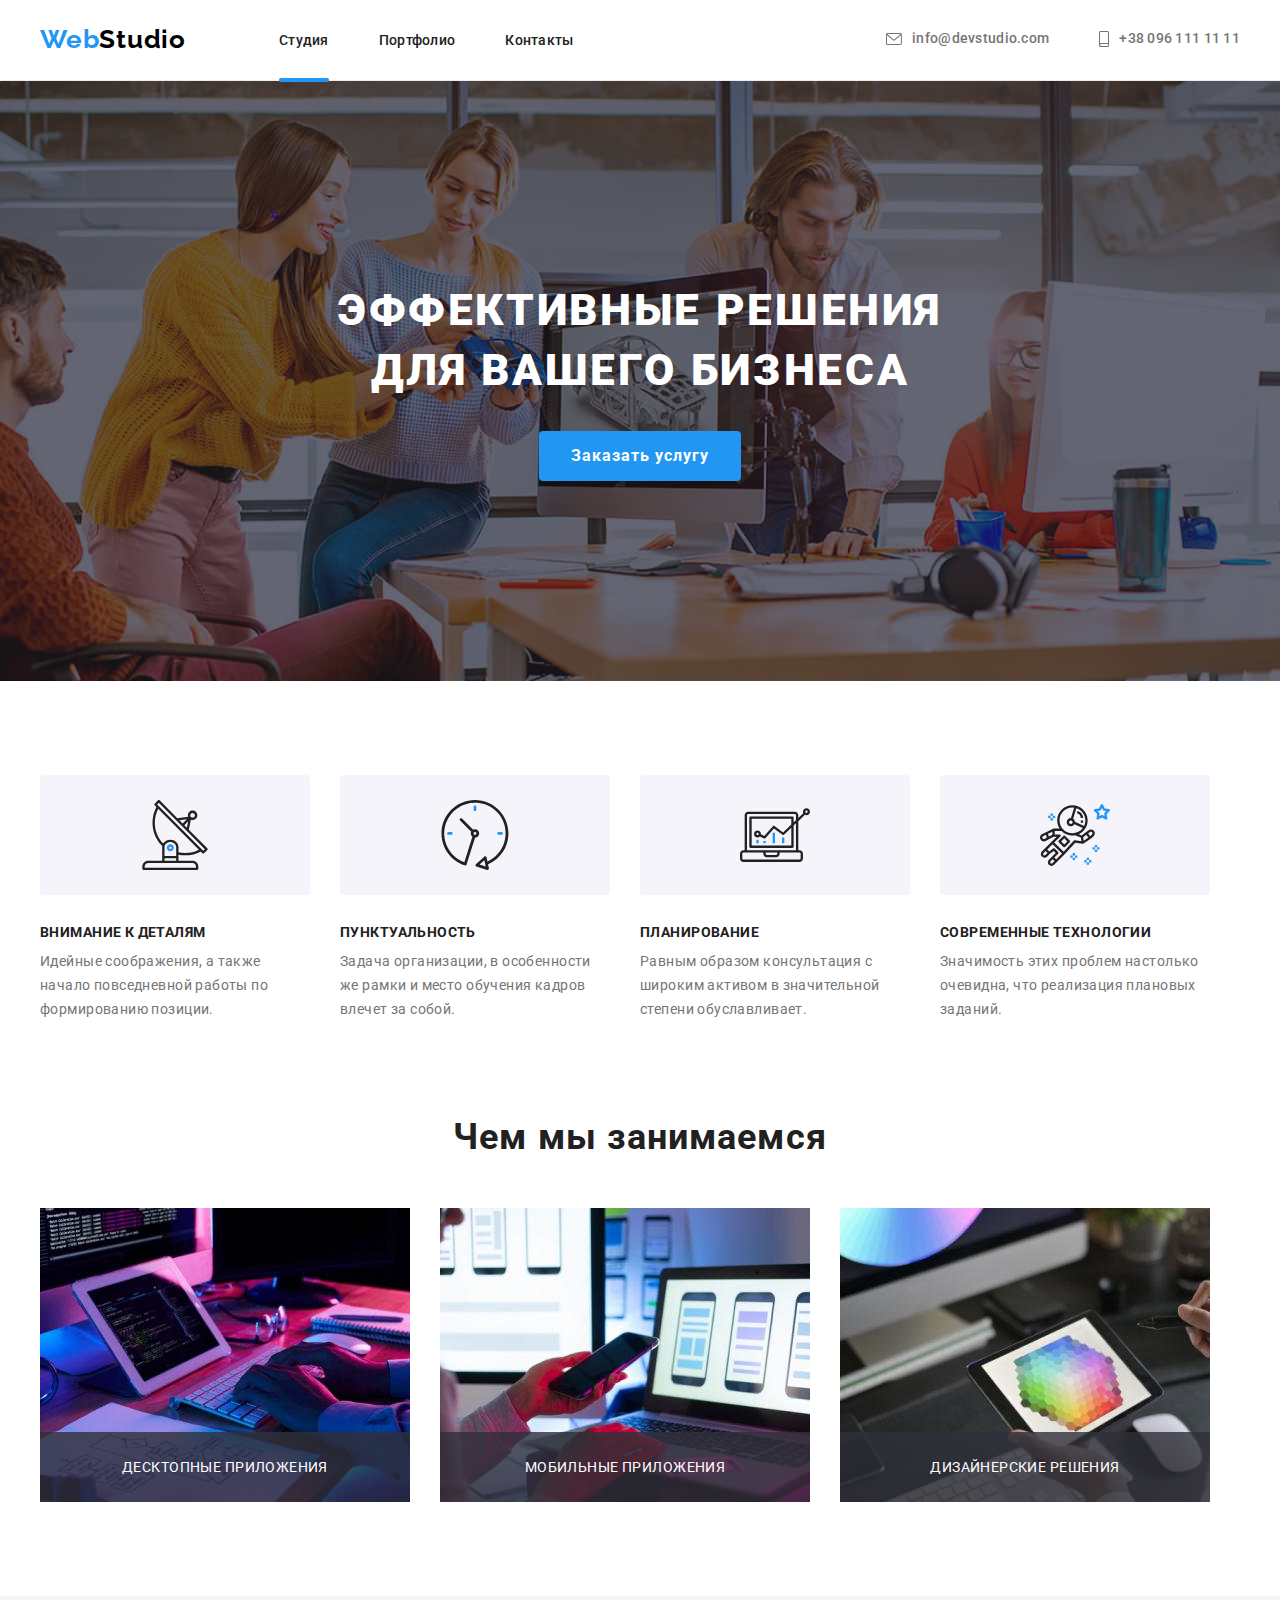
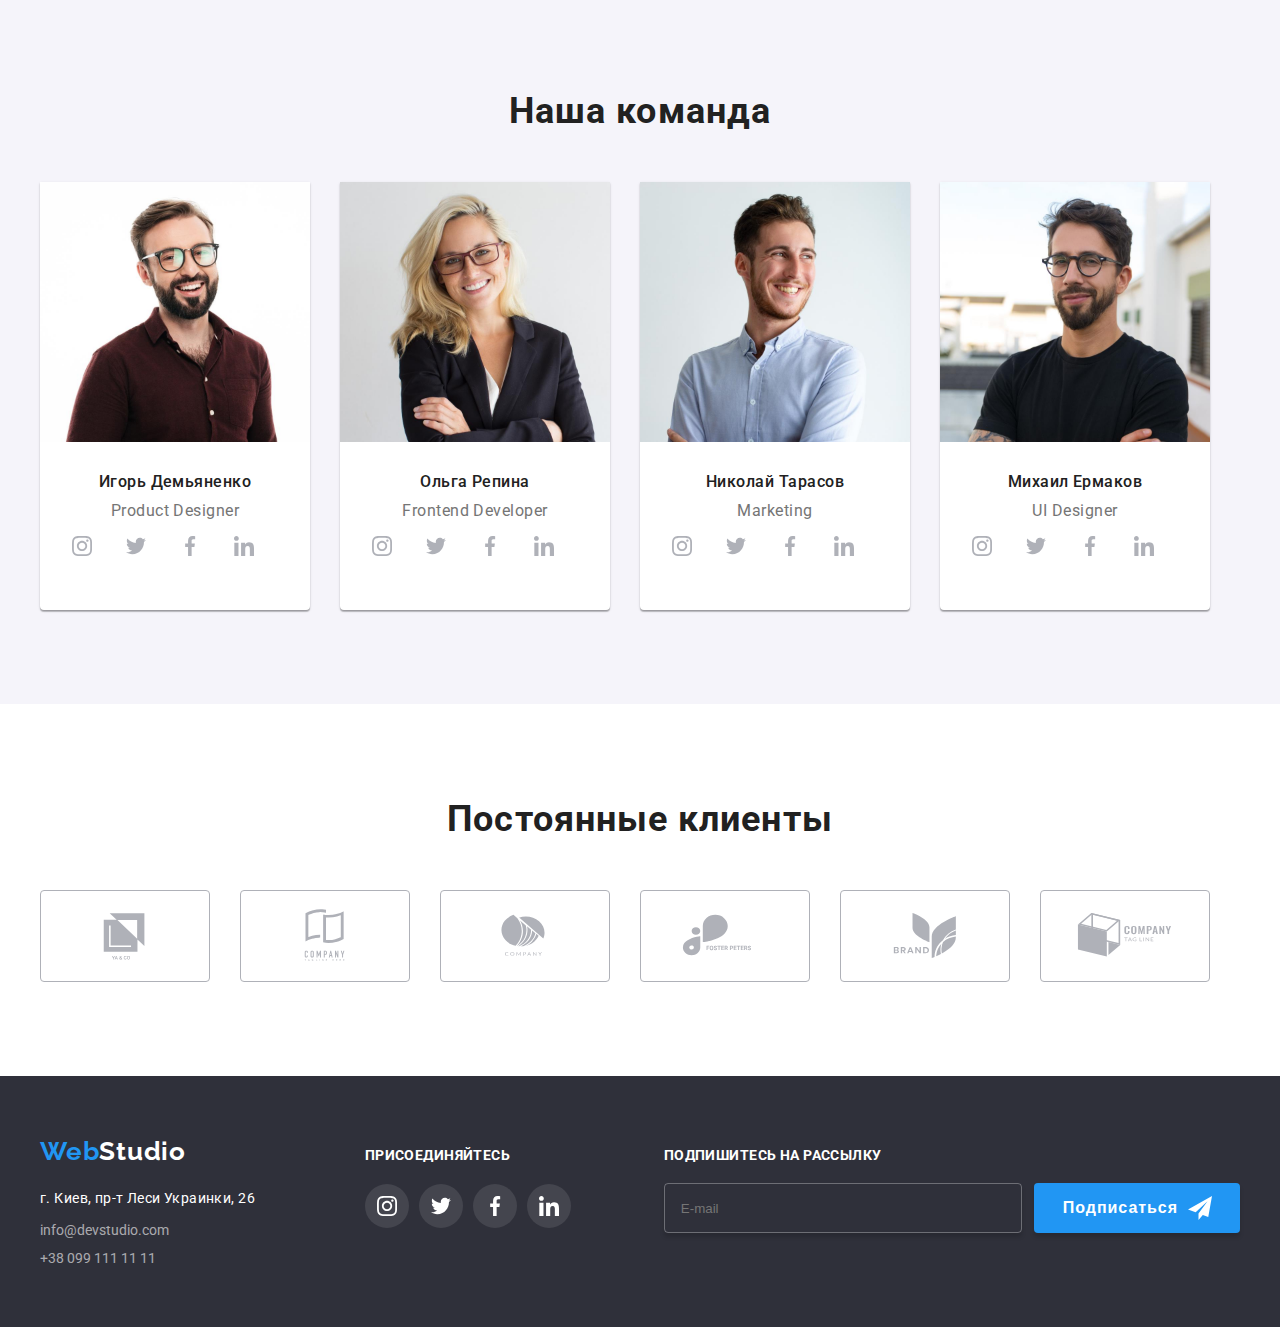
<file: index.html>
<!DOCTYPE html>
<html lang="en">

<head>
  <meta charset="UTF-8" />
  <meta http-equiv="X-UA-Compatible" content="IE=edge" />
  <meta name="viewport" content="width=device-width, initial-scale=1.0" />
  <title>WebStudio</title>
  <link rel="preconnect" href="https://fonts.googleapis.com">
  <link rel="preconnect" href="https://fonts.gstatic.com" crossorigin>
  <link href="https://fonts.googleapis.com/css2?family=Raleway:wght@700&family=Roboto:wght@400;500;700;900&display=swap"
    rel="stylesheet">
  <link rel="stylesheet" href="https://cdnjs.cloudflare.com/ajax/libs/modern-normalize/1.1.0/modern-normalize.min.css"
    integrity="sha512-wpPYUAdjBVSE4KJnH1VR1HeZfpl1ub8YT/NKx4PuQ5NmX2tKuGu6U/JRp5y+Y8XG2tV+wKQpNHVUX03MfMFn9Q=="
    crossorigin="anonymous" referrerpolicy="no-referrer" />
  <link rel="stylesheet" href="./css/styles.css">
  <link rel="stylesheet" href="./css/main.min.css">
</head>

<body>
  <header class="header">
    <div class="container header__container">
      <nav class="header__nav">
        <a class="header__logo link" href="#">Web<span class="logo__dark">Studio</span></a>
        <ul class="header__list list">
          <li class="header__item ">
            <a href="#" class="header__link header__link-active">Студия</a>
          </li>
          <li class="header__item">
            <a href="portfolio.html" class="header__link link">Портфолио</a>
          </li>
          <li class="header__item">
            <a href="#" class="header__link link">Контакты</a>
          </li>
        </ul>
      </nav>
      <ul class="contacts">
        <li class="header__item item">
          <a class="contacts__data mail link" href="mailto:info@devstudio.com">
            <svg class="contacts-mail" width="16" height="12">
              <use href="./images/icons.svg#icon-envelope"></use>
            </svg>
            <span class="mail-hover">info@devstudio.com</span>
          </a>
        </li>
        <li class="header__item item">
          <a class="contacts__data tel link" href="tel:+380961111111">
            <svg class="contacts-mail" width="10" height="16">
              <use href="./images/icons.svg#icon-smartphone"></use>
            </svg>
            <span class="tel-hover">+38 096 111 11 11</span>
          </a>
        </li>
      </ul>
    </div>
    <div class="window is-hidden" data-modal>
      <div class="window__modal">
        <div class="window__modal-close" data-modal-close>
          <svg class="window__close-img" width="18" height="18">
            <use href="./images/symbol-defs.svg#icon-close-black-18dp-2-1"></use>
          </svg>
        </div>
        <div class="window__modals">
          <p class="window__modal-text">Оставьте свои данные, мы вам перезвоним</p>
          <form action="">
            <div class="window__modal-feild">
              <label for="name" class="window__modal-input-text">Имя</label>
              <div class="window__modal-img-input">
                <input type="text" name="user-name" id="name" class="window__modal-input">
                <svg class="window__input-icon" width="18" height="18">
                  <use href="./images/icons-input.svg#icon-person"></use>
                </svg>
              </div>
            </div>

            <div class="window__modal-feild">
              <label for="tel" class="window__modal-input-text">Телефон</label>
              <div class="window__modal-img-input">
                <input type="tel" name="tel" id="tel" class="window__modal-input">
                <svg class="window__input-icon" width="18" height="18">
                  <use href="./images/icons-input.svg#icon-phone"></use>
                </svg>
              </div>
            </div>

            <div class="window__modal-feild">
              <label for="email" class="window__modal-input-text">Почта</label>
              <div class="window__modal-img-input">
                <input type="email" name="email" id="email" class="window__modal-input">
                <svg class="window__input-icon" width="18" height="18">
                  <use href="./images/icons-input.svg#icon-email"></use>
                </svg>
              </div>
            </div>

            <div class="window__modal-feild">
              <label for="user-text" class="window__modal-input-text">Комментарий</label>
              <textarea name="user-text" id="user-text" placeholder="Введите текст"
                class="window__user-text"></textarea>
            </div>

            <div class="window__modal-feild-check">
              <input type="checkbox" name="click-check" id="modal-check" class="window__modal-check visually-hidden">
              <label for="modal-check" class="window__modal-check-text">
                Соглашаюсь с рассылкой и принимаю
                <a href="#" class="window__modal-check-link"> Условия договора </a>
              </label>
            </div>

            <button type="submit" class="window__modal-btn">Отправить</button>
          </form>
        </div>
      </div>
    </div>
  </header>
  <main>
    <section class="wrapper">
      <div class="container">
        <div class="wrapper__container">
          <h1 class="wrapper__title">Эффективные решения для вашего бизнеса</h1>
          <button type="button" class="wrapper__btn" data-modal-open>Заказать услугу</button>
        </div>
      </div>
    </section>
    <section class="section">
      <div class="container">
        <h2 class="visually-hidden">Наши преимущество</h2>
        <ul class="about">
          <li class="about__item">
            <div class="about__block ">
              <svg class="icon-antenna" version="1.1" xmlns="http://www.w3.org/2000/svg" width="70" height="70"
                viewBox="0 0 32 32">
                <path fill="#212121"
                  d="M30.773 22.098l-8.443-8.505 0.937-4.616c0.225 0.090 0.485 0.144 0.758 0.146h0.007c0.008 0 0.017 0 0.026 0 1.192 0 2.159-0.967 2.159-2.159s-0.967-2.159-2.159-2.159c-1.192 0-2.159 0.967-2.159 2.159 0 0.259 0.046 0.508 0.13 0.739l-0.005-0.015-4.96 0.606-8.091-8.133c-0.096-0.098-0.229-0.159-0.376-0.16h-0c-0.14 0.001-0.274 0.057-0.373 0.155l-1.512 1.504c-0.096 0.097-0.156 0.23-0.156 0.377s0.060 0.281 0.156 0.377v0l0.814 0.825c-1.143 2.062-1.816 4.522-1.816 7.139 0 4.106 1.656 7.824 4.336 10.525l-0.001-0.001c0.043 0.041 0.092 0.074 0.146 0.097-0.032 0.164-0.051 0.353-0.052 0.546v6.188h-6.4c-1.472 0.001-2.666 1.194-2.667 2.666v1.067c0 0.295 0.239 0.534 0.534 0.534h24.534c0.294 0 0.533-0.239 0.533-0.534v-1.067c-0.002-1.472-1.195-2.665-2.666-2.666h-6.4v-2.742c1.003 0.21 2.024 0.317 3.049 0.32 2.58-0.003 5.005-0.663 7.117-1.822l-0.077 0.039 0.818 0.823c0.099 0.101 0.235 0.159 0.376 0.16 0.14-0.001 0.274-0.057 0.373-0.155l1.512-1.504c0.096-0.097 0.156-0.23 0.156-0.377s-0.060-0.281-0.156-0.377v0zM23.28 6.233c0.193-0.192 0.459-0.31 0.752-0.31 0.589 0 1.067 0.478 1.067 1.066s-0.477 1.066-1.067 1.066c-0 0-0 0-0 0h-0.004c-0.587-0.003-1.061-0.479-1.061-1.066 0-0.295 0.12-0.563 0.314-0.756l0-0h-0.002zM22.024 9.737l-0.598 2.946-1.175-1.183 1.774-1.763zM21.419 8.835l-1.92 1.909-1.486-1.493 3.406-0.416zM24.004 28.8c0.884 0 1.6 0.716 1.6 1.6v0 0.534h-23.466v-0.534c0-0.884 0.716-1.6 1.6-1.6v0h20.267zM16.538 26.666v1.067h-5.334v-1.067h5.334zM11.204 25.6v-4.053c0-1.294 1.196-2.346 2.667-2.346s2.667 1.053 2.667 2.346v4.053h-5.334zM17.604 23.904v-2.357c0-1.882-1.675-3.413-3.733-3.413-0.017-0-0.038-0-0.058-0-1.353 0-2.54 0.707-3.213 1.771l-0.009 0.016c-2.36-2.482-3.812-5.846-3.812-9.55 0-2.314 0.567-4.496 1.569-6.414l-0.036 0.077 18.602 18.709c-1.823 0.947-3.979 1.502-6.266 1.502-1.079 0-2.128-0.124-3.136-0.357l0.093 0.018zM28.893 23.22l-21.057-21.181 0.754-0.752 7.935 7.98c0.004 0 0.006 0.007 0.010 0.010l13.114 13.191-0.757 0.752z">
                </path>
                <path fill="#2196f3"
                  d="M13.876 20.267h-0.005c-0.001 0-0.002 0-0.002 0-0.884 0-1.6 0.716-1.6 1.6s0.715 1.599 1.597 1.6h0.005c0.001 0 0.001 0 0.002 0 0.884 0 1.6-0.716 1.6-1.6s-0.715-1.599-1.598-1.6h-0zM14.249 22.245c-0.096 0.096-0.229 0.155-0.376 0.155-0.295 0-0.534-0.239-0.534-0.534s0.238-0.533 0.532-0.533h0c0.293 0.001 0.531 0.239 0.531 0.533 0 0.148-0.060 0.282-0.157 0.378l-0 0h0.005z">
                </path>
              </svg>

            </div>
            <h3 class="about__subtitle">Внимание к деталям</h3>
            <p class="about__subtext">
              Идейные соображения, а также начало повседневной работы по
              формированию позиции.
            </p>
          </li>
          <li class="about__item">
            <div class="about__block icon-clock">
              <svg class="icon-clock" version="1.1" xmlns="http://www.w3.org/2000/svg" width="70" height="70"
                viewBox="0 0 32 32">
                <path fill="#212121"
                  d="M31.296 15.301c-0.001-8.452-6.855-15.303-15.308-15.301s-15.303 6.855-15.301 15.308c0.002 6.788 4.422 12.543 10.541 14.545l0.108 0.031c0.061 0.019 0.123 0.029 0.187 0.029 0.12 0 0.238-0.032 0.342-0.094 0.135-0.080 0.236-0.207 0.283-0.357l3.865-12.25c1.054-0.004 1.906-0.859 1.906-1.913 0-1.056-0.856-1.913-1.913-1.913-0.303 0-0.59 0.071-0.845 0.196l0.011-0.005-5.106-5.107c-0.114-0.11-0.271-0.179-0.443-0.179-0.352 0-0.638 0.286-0.638 0.638 0 0.172 0.068 0.328 0.179 0.443l-0-0 5.103 5.109c-0.121 0.241-0.191 0.525-0.191 0.826 0 0.602 0.283 1.137 0.723 1.48l0.004 0.003-3.682 11.673c-7.278-2.681-11.004-10.754-8.324-18.032s10.754-11.004 18.032-8.323c7.278 2.681 11.004 10.754 8.323 18.032-1.345 3.581-4.003 6.406-7.374 7.938l-0.088 0.036-0.398-1.874c-0.063-0.291-0.318-0.506-0.624-0.506-0.164 0-0.313 0.062-0.426 0.163l0.001-0.001-3.837 3.426c-0.132 0.117-0.214 0.287-0.214 0.477 0 0.283 0.185 0.524 0.441 0.606l0.005 0.001 4.899 1.563c0.058 0.020 0.126 0.031 0.196 0.031 0.352 0 0.637-0.285 0.637-0.637 0-0.047-0.005-0.093-0.015-0.138l0.001 0.004-0.391-1.839c5.528-2.374 9.329-7.772 9.329-14.057 0-0.011 0-0.023-0-0.034v0.002zM15.992 14.664c0.352 0 0.638 0.286 0.638 0.638s-0.285 0.638-0.638 0.638v0c-0.352 0-0.638-0.286-0.638-0.638s0.286-0.638 0.638-0.638v0zM18.092 29.528l2.184-1.948 0.603 2.84-2.787-0.892z">
                </path>
                <path fill="#2196f3"
                  d="M15.354 3.185v1.275c0 0.352 0.286 0.638 0.638 0.638s0.638-0.285 0.638-0.638v0-1.275c0-0.352-0.285-0.638-0.638-0.638s-0.638 0.285-0.638 0.638v0zM3.876 14.664c-0.352 0-0.638 0.286-0.638 0.638s0.285 0.638 0.638 0.638h1.275c0.352 0 0.638-0.286 0.638-0.638s-0.285-0.638-0.638-0.638h-1.275zM28.108 15.939c0.352 0 0.638-0.286 0.638-0.638s-0.285-0.638-0.638-0.638h-1.275c-0.352 0-0.638 0.286-0.638 0.638s0.285 0.638 0.638 0.638h1.275z">
                </path>
              </svg>
            </div>
            <h3 class="about__subtitle ">Пунктуальность</h3>
            <p class="about__subtext">
              Задача организации, в особенности же рамки и место обучения
              кадров влечет за собой.
            </p>
          </li>
          <li class="about__item">
            <div class="about__block">
              <svg class="icon-diagram" version="1.1" xmlns="http://www.w3.org/2000/svg" width="70" height="70"
                viewBox="0 0 32 32">
                <path fill="#2196f3"
                  d="M14.926 14.965h1.066v4.798h-1.066v-4.798zM19.19 17.097h1.066v2.665h-1.066v-2.665zM10.661 18.696h1.066v1.066h-1.066v-1.066zM7.463 18.163h1.066v1.599h-1.066v-1.599z">
                </path>
                <path fill="#212121"
                  d="M1.599 28.291h25.586c0 0 0 0 0 0 0.883 0 1.599-0.716 1.599-1.599v0-2.132c0-0.883-0.716-1.599-1.599-1.599v0h-0.533v-13.294l3.028-2.868c0.207 0.104 0.452 0.166 0.711 0.166 0.888 0 1.608-0.72 1.608-1.608s-0.72-1.608-1.608-1.608c-0.888 0-1.608 0.72-1.608 1.608 0 0.247 0.056 0.481 0.155 0.69l-0.004-0.010-2.281 2.162v-1.23c0-0.883-0.716-1.599-1.599-1.599v0h-21.323c-0.883 0-1.599 0.716-1.599 1.599v0 15.992h-0.533c-0.883 0-1.599 0.716-1.599 1.599v0 2.132c0 0.883 0.716 1.599 1.599 1.599v0zM30.384 4.837c0.294 0 0.533 0.239 0.533 0.533s-0.239 0.533-0.533 0.533v0c-0.294 0-0.533-0.239-0.533-0.533s0.239-0.533 0.533-0.533v0zM3.198 6.969c0-0.294 0.239-0.533 0.533-0.533h21.323c0.294 0 0.533 0.239 0.533 0.533v2.239l-1.066 1.013v-2.185c0-0.295-0.239-0.534-0.534-0.534h-19.189c-0.294 0-0.534 0.239-0.534 0.533v13.327c0 0.294 0.239 0.533 0.534 0.533h19.189c0.295 0 0.534-0.239 0.534-0.533v-9.675l1.066-1.010v12.283h-22.389v-15.991zM7.996 13.899c-0.001 0-0.003 0-0.005 0-0.883 0-1.599 0.716-1.599 1.599s0.716 1.599 1.599 1.599c0.432 0 0.824-0.172 1.112-0.45l-0 0 1.853 0.93c0.215 0.107 0.476 0.057 0.636-0.122l3.939-4.432 3.872 2.902c0.208 0.155 0.498 0.139 0.686-0.039l3.365-3.188v8.131h-18.123v-12.261h18.123v2.661l-3.771 3.572-3.904-2.927c-0.088-0.067-0.2-0.107-0.32-0.107-0.158 0-0.3 0.069-0.398 0.178l-0 0.001-3.993 4.493-1.493-0.746c0.011-0.064 0.017-0.128 0.020-0.193 0-0.883-0.716-1.599-1.599-1.599v0zM8.529 15.498c0 0.294-0.239 0.533-0.533 0.533s-0.533-0.239-0.533-0.533v0c0-0.294 0.239-0.533 0.533-0.533s0.533 0.239 0.533 0.533v0zM11.727 24.026h5.33v0.533c0 0.294-0.238 0.533-0.533 0.533h-4.265c-0.294 0-0.533-0.239-0.533-0.533v0-0.533zM1.067 24.56c0-0.294 0.238-0.533 0.533-0.533h9.062v0.533c0 0.883 0.716 1.599 1.599 1.599v0h4.265c0.883 0 1.599-0.716 1.599-1.599v0-0.533h9.062c0.294 0 0.533 0.239 0.533 0.533v2.132c0 0.294-0.239 0.533-0.533 0.533h-25.586c-0 0-0 0-0 0-0.294 0-0.533-0.239-0.533-0.533 0 0 0 0 0 0v0-2.132z">
                </path>
              </svg>
            </div>
            <h3 class="about__subtitle ">Планирование</h3>
            <p class="about__subtext">
              Равным образом консультация с широким активом в значительной
              степени обуславливает.
            </p>
          </li>
          <li class="about__item">
            <div class="about__block">
              <svg class="icon-astronau" version="1.1" xmlns="http://www.w3.org/2000/svg" width="70" height="70"
                viewBox="0 0 32 32">
                <path fill="#2196f3"
                  d="M31.974 4.524c-0.064-0.191-0.227-0.332-0.427-0.362l-0.003-0-1.911-0.278-0.855-1.731c-0.179-0.365-0.777-0.365-0.956 0l-0.855 1.731-1.911 0.278c-0.26 0.039-0.457 0.26-0.457 0.528 0 0.15 0.062 0.285 0.161 0.382l1.383 1.348-0.326 1.903c-0.034 0.2 0.048 0.402 0.212 0.522 0.166 0.12 0.383 0.135 0.562 0.040l1.709-0.899 1.709 0.899c0.072 0.038 0.157 0.061 0.247 0.061 0.295 0 0.534-0.239 0.534-0.534 0-0.031-0.003-0.062-0.008-0.092l0 0.003-0.326-1.903 1.383-1.348c0.099-0.097 0.161-0.233 0.161-0.382 0-0.059-0.009-0.115-0.027-0.168l0.001 0.004zM29.511 5.851c-0.126 0.122-0.183 0.299-0.153 0.472l0.191 1.114-1-0.526c-0.072-0.039-0.158-0.062-0.249-0.062s-0.177 0.023-0.252 0.063l0.003-0.001-1 0.526 0.191-1.114c0.005-0.027 0.008-0.059 0.008-0.091 0-0.149-0.061-0.285-0.16-0.381l-0-0-0.811-0.79 1.119-0.162c0.174-0.025 0.324-0.134 0.402-0.292l0.5-1.013 0.5 1.013c0.078 0.158 0.228 0.267 0.402 0.292l1.119 0.162-0.809 0.79zM26.134 20.522h-1.067v1.067h1.067v-1.067zM26.134 22.656h-1.067v1.066h1.067v-1.066zM27.2 21.589h-1.067v1.067h1.067v-1.067zM25.067 21.589h-1.067v1.067h1.067v-1.067zM22.4 26.389h-1.067v1.067h1.067v-1.067zM22.4 28.523h-1.067v1.067h1.067v-1.067zM23.467 27.456h-1.067v1.067h1.067v-1.067zM21.334 27.456h-1.067v1.067h1.067v-1.067zM16 24.256h-1.066v1.067h1.066v-1.067zM16 26.389h-1.066v1.067h1.066v-1.067zM17.067 25.322h-1.067v1.067h1.067v-1.067zM14.934 25.322h-1.067v1.067h1.067v-1.067zM5.867 6.122h-1.066v1.066h1.066v-1.066zM5.867 8.256h-1.066v1.066h1.066v-1.066zM6.933 7.189h-1.067v1.067h1.066v-1.067zM4.8 7.189h-1.067v1.067h1.067v-1.067z">
                </path>
                <path fill="#212121"
                  d="M24.715 14.16c-0.28-0.376-0.698-0.636-1.179-0.703l-0.009-0.001c-0.076-0.012-0.164-0.018-0.254-0.018-0.411 0-0.789 0.139-1.090 0.373l0.004-0.003-1.253 0.96-1.898 1.417-1.358-0.541c2.421-1.086 4.113-3.508 4.113-6.32 0-3.823-3.122-6.934-6.961-6.934s-6.961 3.11-6.961 6.934c0 1.386 0.415 2.674 1.12 3.759l-2.768-0.024c-0.009 0-0.016 0.005-0.023 0.005-0.057 0.003-0.11 0.014-0.159 0.033l0.004-0.001c-0.013 0.005-0.026 0.007-0.038 0.013-0.006 0.003-0.013 0.003-0.019 0.006l-3.233 1.596c-0 0-0.001 0-0.001 0.001l-1.893 0.91c-0.024 0.011-0.045 0.023-0.065 0.036l0.001-0.001c-0.482 0.324-0.795 0.867-0.795 1.483 0 0.297 0.073 0.577 0.201 0.823l-0.005-0.010c0.22 0.424 0.592 0.742 1.043 0.885l0.013 0.003c0.161 0.053 0.345 0.083 0.537 0.083 0.308 0 0.598-0.078 0.851-0.216l-0.009 0.005 1.388-0.738 2.264-1.169 1.357-0.008-5.442 5.415c0 0.001-0.001 0.001-0.001 0.001l-1.339 1.333c-0.303 0.299-0.491 0.714-0.491 1.173 0 0.002 0 0.003 0 0.005v-0c0.002 0.919 0.748 1.664 1.667 1.664 0.001 0 0.002 0 0.002 0h-0c0.428 0 0.854-0.162 1.18-0.485l1.314-1.309 1.741-1.3 0.901 0.897-3.102 3.088c-0.303 0.299-0.491 0.714-0.491 1.173 0 0.001 0 0.003 0 0.004v-0c0 0.445 0.174 0.864 0.49 1.179 0.302 0.3 0.717 0.485 1.176 0.485 0.001 0 0.002 0 0.003 0h-0c0.427 0 0.855-0.162 1.18-0.485l4.488-4.472c0.007-0.006 0.016-0.009 0.022-0.016l5.166-5.658 3.471 0.494c0.025 0.004 0.050 0.006 0.075 0.006 0.064 0 0.127-0.016 0.187-0.038 0.017-0.006 0.032-0.015 0.049-0.023 0.019-0.010 0.039-0.015 0.058-0.027l3.213-2.133c0.012-0.008 0.018-0.021 0.029-0.030 0.013-0.010 0.029-0.014 0.041-0.026l1.271-1.191c0.348-0.326 0.564-0.787 0.564-1.3 0-0.4-0.132-0.769-0.355-1.066l0.003 0.005zM2.13 17.77c-0.098 0.054-0.215 0.086-0.34 0.086-0.078 0-0.153-0.013-0.224-0.036l0.005 0.001c-0.294-0.093-0.504-0.364-0.504-0.683 0-0.235 0.114-0.444 0.289-0.575l0.002-0.001 1.314-0.632 0.316 0.924 0.133 0.389-0.992 0.527zM5.627 15.942l-1.548 0.8-0.255-0.746-0.184-0.537 2.027-1.001-0.040 1.484zM20.727 9.322c0 0.918-0.219 1.785-0.599 2.56l-4.181-1.899c-0.044-0.575-0.342-1.072-0.782-1.384l-0.006-0.004 1.464-4.861c2.377 0.757 4.104 2.975 4.104 5.588zM8.938 9.322c0-3.235 2.644-5.867 5.894-5.867 0.253 0 0.5 0.022 0.745 0.053l-1.432 4.753c-0.019 0-0.037-0.006-0.057-0.006-0 0-0.001 0-0.001 0-1.032 0-1.869 0.835-1.872 1.867v0c0.003 1.031 0.84 1.867 1.872 1.867 0 0 0 0 0.001 0h-0c0.695 0 1.295-0.383 1.618-0.944l3.863 1.755c-1.075 1.447-2.795 2.39-4.737 2.39-3.25 0-5.894-2.632-5.894-5.867zM14.895 10.122c0 0.441-0.362 0.8-0.806 0.8-0 0-0.001 0-0.001 0-0.443 0-0.802-0.358-0.804-0.8v-0c0-0.441 0.361-0.8 0.806-0.8s0.806 0.359 0.806 0.8zM2.464 25.146c-0.11 0.109-0.261 0.176-0.428 0.176s-0.317-0.067-0.427-0.175l0 0c-0.109-0.108-0.176-0.257-0.176-0.422s0.067-0.314 0.176-0.422l0-0 0.962-0.959 0.852 0.848-0.959 0.954zM5.678 28.88c-0.11 0.109-0.261 0.176-0.428 0.176s-0.317-0.067-0.427-0.175l0 0c-0.109-0.108-0.176-0.257-0.176-0.422s0.067-0.314 0.176-0.422l0-0 0.963-0.959 0.852 0.848-0.96 0.955zM9.16 25.411l-0.001 0.001-1.765 1.76-0.852-0.848 1.765-1.757c0.040-0.040 0.065-0.088 0.090-0.136 0.007-0.014 0.020-0.026 0.026-0.040 0.016-0.041 0.019-0.085 0.026-0.128 0.003-0.025 0.014-0.048 0.014-0.073 0-0.035-0.013-0.070-0.020-0.105-0.006-0.032-0.006-0.064-0.019-0.096-0.025-0.053-0.055-0.098-0.092-0.138l0 0c-0.010-0.012-0.014-0.026-0.025-0.038h-0.001s0-0.001-0.001-0.002l-1.607-1.6c-0.017-0.017-0.039-0.024-0.058-0.038-0.025-0.021-0.054-0.040-0.084-0.056l-0.003-0.001c-0.026-0.012-0.058-0.023-0.090-0.031l-0.003-0.001c-0.030-0.009-0.065-0.017-0.101-0.020l-0.002-0c-0.007-0-0.015-0-0.023-0-0.026 0-0.051 0.002-0.075 0.005l0.003-0c-0.036 0.005-0.069 0.009-0.104 0.021s-0.064 0.027-0.094 0.045c-0.020 0.011-0.043 0.015-0.061 0.029l-1.774 1.324-0.901-0.897 2.399-2.386 4.36 4.289-0.928 0.919zM15.979 18.394c-0.016-0.002-0.030 0.004-0.046 0.003-0.008-0-0.017-0.001-0.027-0.001-0.031 0-0.062 0.003-0.092 0.008l0.003-0c-0.070 0.011-0.132 0.035-0.187 0.070l0.002-0.001c-0.030 0.018-0.057 0.037-0.083 0.061-0.013 0.011-0.028 0.016-0.040 0.029l-4.698 5.146-4.328-4.256 2.833-2.818c0.096-0.097 0.156-0.23 0.156-0.377 0-0.295-0.239-0.534-0.534-0.534-0.001 0-0.001 0-0.002 0h0l-2.219 0.013 0.028-1.607 3.104 0.027c1.264 1.297 3.027 2.101 4.978 2.101 0.001 0 0.002 0 0.003 0h-0c0.438 0 0.864-0.046 1.28-0.122 0.040 0.032 0.080 0.064 0.129 0.085l2.41 0.96 0.152 0.758 0.178 0.886-3.003-0.427zM20.020 18.572l-0.313-1.558 1.446-1.080 0.946 1.257-2.080 1.381zM23.773 15.741l-0.837 0.785-0.931-1.236 0.831-0.637c0.155-0.119 0.351-0.168 0.543-0.143 0.193 0.027 0.364 0.128 0.48 0.284 0.088 0.117 0.141 0.265 0.141 0.426 0 0.206-0.087 0.391-0.226 0.521l-0 0z">
                </path>
                <path fill="#212121"
                  d="M13.602 18.544l-2.143-2.134c-0.096-0.096-0.229-0.155-0.376-0.155s-0.28 0.059-0.376 0.155l-2.143 2.133c-0.097 0.097-0.156 0.23-0.156 0.378s0.060 0.281 0.156 0.378l-0-0 2.142 2.134c0.096 0.096 0.229 0.156 0.376 0.156s0.28-0.059 0.376-0.156v0l2.143-2.134c0.097-0.097 0.157-0.23 0.157-0.378s-0.060-0.281-0.157-0.378l-0-0zM11.083 20.303l-1.387-1.381 1.386-1.381 1.387 1.381-1.387 1.381zM17.164 5.071l-0.258 1.036c0.071 0.018 1.738 0.452 1.738 2.149h1.067c0-2.017-1.666-2.965-2.547-3.184zM19.711 9.322h-1.067v1.066h1.067v-1.066z">
                </path>
              </svg>
            </div>
            <h3 class="about__subtitle">Современные технологии</h3>
            <p class="about__subtext">
              Значимость этих проблем настолько очевидна, что реализация
              плановых заданий.
            </p>
          </li>
        </ul>
      </div>
    </section>
    <section class="section section__no-padding-top">
      <div class="container">
        <h2 class="section__title">Чем мы занимаемся</h2>
        <ul class="business">
          <li class="business__item">
            <div class="bussiness__block">
              <img src="./images/box-1.jpg" alt="code" width="370" height="294" />
              <div class="business__text-block">Десктопные приложения</div>
            </div>
          </li>
          <li class="business__item">
            <div class="bussiness__block">
              <img src="./images/box-2.jpg" alt="mobile design" width="370" height="294" />
              <div class="business__text-block">Мобильные приложения</div>
            </div>
          </li>
          <li class="business__item">
            <div class="bussiness__block">
              <img src="./images/box-3.jpg" alt="art" width="370" height="294" />
              <div class="business__text-block">Дизайнерские решения</div>
            </div>
          </li>
        </ul>
      </div>
    </section>
    <section class="section section__other-background">
      <div class="container">
        <h2 class="section__title">Наша команда</h2>
        <ul class="team">
          <li class="team__item">
            <img src="./images/img.jpg" alt="Photo Designer" width="270" height="260" />
            <div class="team__box">
              <h3 class="team__name">Игорь Демьяненко</h3>
              <p class="team__text">Product Designer</p>
              <ul class="social ">
                <li class="social__item item">
                  <a href="" class="social__link">
                    <svg class="social__icon" width="20" height="20">
                      <use href="./images/icons.svg#icon-instagram"></use>
                    </svg>
                  </a>
                </li>
                <li class="social__item item">
                  <a href="" class="social__link">
                    <svg class="social__icon" width="20" height="20">
                      <use href="./images/icons.svg#icon-twitter"></use>
                    </svg>
                  </a>
                </li>
                <li class="social__item item">
                  <a href="" class="social__link">
                    <svg class="social__icon" width="20" height="20">
                      <use href="./images/icons.svg#icon-facebook"></use>
                    </svg>
                  </a>
                </li>
                <li class="social__item item">
                  <a href="" class="social__link link">
                    <svg class="social__icon" width="20" height="20">
                      <use href="./images/icons.svg#icon-linkedin"></use>
                    </svg>
                  </a>
                </li>
              </ul>
            </div>
          </li>
          <li class="team__item">
            <img src="./images/img-1.jpg" alt="Photo Frontend" width="270" height="260" />
            <div class="team__box">
              <h3 class="team__name">Ольга Репина</h3>
              <p class="team__text">Frontend Developer</p>
              <ul class="social ">
                <li class="social__item item">
                  <a href="" class="social__link link">
                    <svg class="social__icon" width="20" height="20">
                      <use href="./images/icons.svg#icon-instagram"></use>
                    </svg>
                  </a>
                </li>
                <li class="social__item item">
                  <a href="" class="social__link link">
                    <svg class="social__icon" width="20" height="20">
                      <use href="./images/icons.svg#icon-twitter"></use>
                    </svg>
                  </a>
                </li>
                <li class="social__item item">
                  <a href="" class="social__link link">
                    <svg class="social__icon" width="20" height="20">
                      <use href="./images/icons.svg#icon-facebook"></use>
                    </svg>
                  </a>
                </li>
                <li class="social__item item">
                  <a href="" class="social__link link">
                    <svg class="social__icon" width="20" height="20">
                      <use href="./images/icons.svg#icon-linkedin"></use>
                    </svg>
                  </a>
                </li>
              </ul>
            </div>
          </li>
          <li class="team__item">
            <img src="./images/img-2.jpg" alt="Photo Designer" width="270" height="260" />
            <div class="team__box">
              <h3 class="team__name">Николай Тарасов</h3>
              <p class="team__text">Marketing</p>
              <ul class="social ">
                <li class="social__item item">
                  <a href="" class="social__link link">
                    <svg class="social__icon" width="20" height="20">
                      <use href="./images/icons.svg#icon-instagram"></use>
                    </svg>
                  </a>
                </li>
                <li class="social__item item">
                  <a href="" class="social__link link">
                    <svg class="social__icon" width="20" height="20">
                      <use href="./images/icons.svg#icon-twitter"></use>
                    </svg>
                  </a>
                </li>
                <li class="social__item item">
                  <a href="" class="social__link link">
                    <svg class="social__icon" width="20" height="20">
                      <use href="./images/icons.svg#icon-facebook"></use>
                    </svg>
                  </a>
                </li>
                <li class="social__item item">
                  <a href="" class="social__link link">
                    <svg class="social__icon" width="20" height="20">
                      <use href="./images/icons.svg#icon-linkedin"></use>
                    </svg>
                  </a>
                </li>
              </ul>
            </div>
          </li>
          <li class="team__item">
            <img src="./images/img-3.jpg" alt="Photo Designer" width="270" height="260" />
            <div class="team__box">
              <h3 class="team__name">Михаил Ермаков</h3>
              <p class="team__text">UI Designer</p>
              <ul class="social ">
                <li class="social__item item">
                  <a href="" class="social__link link">
                    <svg class="social__icon" width="20" height="20">
                      <use href="./images/icons.svg#icon-instagram"></use>
                    </svg>
                  </a>
                </li>
                <li class="social__item item">
                  <a href="" class="social__link link">
                    <svg class="social__icon" width="20" height="20">
                      <use href="./images/icons.svg#icon-twitter"></use>
                    </svg>
                  </a>
                </li>
                <li class="social__item item">
                  <a href="" class="social__link link">
                    <svg class="social__icon" width="20" height="20">
                      <use href="./images/icons.svg#icon-facebook"></use>
                    </svg>
                  </a>
                </li>
                <li class="social__item item">
                  <a href="" class="social__link link">
                    <svg class="social__icon" width="20" height="20">
                      <use href="./images/icons.svg#icon-linkedin"></use>
                    </svg>
                  </a>
                </li>
              </ul>
            </div>
          </li>
        </ul>
      </div>
    </section>
    <section class="section">
      <div class="container">
        <h2 class="section__title">Постоянные клиенты</h2>
        <ul class="client">
          <li class="client__item">
            <a href="#" class="client__link ">
              <svg class="client__icon-logo" width="106px" height="60">
                <use href="./images/icons.svg#icon-Logo"></use>
              </svg>
            </a>
          </li>
          <li class="client__item">
            <a href="#" class="client__link ">
              <svg class="client__icon-logo" width="106px" height="60">
                <use href="./images/icons.svg#icon-Logo-1"></use>
              </svg>
            </a>
          </li>
          <li class="client__item">
            <a href="#" class="client__link ">
              <svg class="client__icon-logo" width="106px" height="60">
                <use href="./images/icons.svg#icon-Logo-2"></use>
              </svg>
            </a>
          </li>
          <li class="client__item">
            <a href="#" class="client__link">
              <svg class="client__icon-logo" width="106px" height="60">
                <use href="./images/icons.svg#icon-Logo-3"></use>
              </svg>
            </a>
          </li>
          <li class="client__item">
            <a href="#" class="client__link ">
              <svg class="client__icon-logo" width="106px" height="60">
                <use href="./images/icons.svg#icon-Logo-4"></use>
              </svg>
            </a>
          </li>
          <li class="client__item">
            <a href="#" class="client__link ">
              <svg class="client__icon-logo" width="106px" height="60">
                <use href="./images/icons.svg#icon-Logo-5"></use>
              </svg>
            </a>
          </li>
        </ul>
      </div>
    </section>
  </main>
  <footer class="footer">
    <div class="container">
      <div class="footer__element">
        <div class="footer__info">
          <a href="#" class="footer__logo link"><span class="logo-color">Web</span>Studio</a>
          <address class="footer__address">
            <ul class="footer__list ">
              <li class="footer__item">
                <a class="footer__link link" href="https://goo.gl/maps/tyRtck3SXWjBfKJK6" target="_blank"
                  rel="noopener noreferrer">г. Киев, пр-т Леси Украинки, 26</a>
              </li>
              <li class="footer__item dates">
                <a href="mailto:info@devstudio.com" class="footer__date link">info@devstudio.com</a>
              </li>
              <li class="footer__item dates">
                <a href="tel:+380961111111" class="footer__date link">+38 099 111 11 11</a>
              </li>
            </ul>
          </address>
        </div>
        <div class="footter__join">
          <p class="footer__join-title">присоединяйтесь</p>
          <ul class="footer__join-social-list ">
            <li class="footer__join-social-item item">
              <a href="" class="footer__join-social-link link">
                <svg class="footer__icon-social" width="20" height="20">
                  <use href="./images/icons.svg#icon-instagram"></use>
                </svg>
              </a>
            </li>
            <li class="footer__join-social-item item">
              <a href="" class="footer__join-social-link link">
                <svg class="footer__icon-social" width="20" height="20">
                  <use href="./images/icons.svg#icon-twitter"></use>
                </svg>
              </a>
            </li>
            <li class="footer__join-social-item item">
              <a href="" class="footer__join-social-link link">
                <svg class="footer__icon-social" width="20" height="20">
                  <use href="./images/icons.svg#icon-facebook"></use>
                </svg>
              </a>
            </li>
            <li class="footer__join-social-item item">
              <a href="" class="footer__join-social-link link">
                <svg class="footer__join-social" width="20" height="20">
                  <use href="./images/icons.svg#icon-linkedin"></use>
                </svg>
              </a>
            </li>
          </ul>
        </div>

        <div class="footer__subscribe">
          <p class="footer__subcrive-text">Подпишитесь на рассылку</p>
          <form class="footer__input-btn">
            <input type="text" name="email" class="footer__input" placeholder="E-mail">
            <button type="submit" class="footer__btn">
              Подписаться
              <svg class="footer__input-btn-icon" width="24" height="24">
                <use href="./images/icon-send.svg#icon-icon-send"></use>
              </svg>
            </button>
        </div>
        </form>
      </div>

    </div>
    </div>
  </footer>

  <script src="./js/modal.js"></script>
</body>
</body>

</html>
</file>
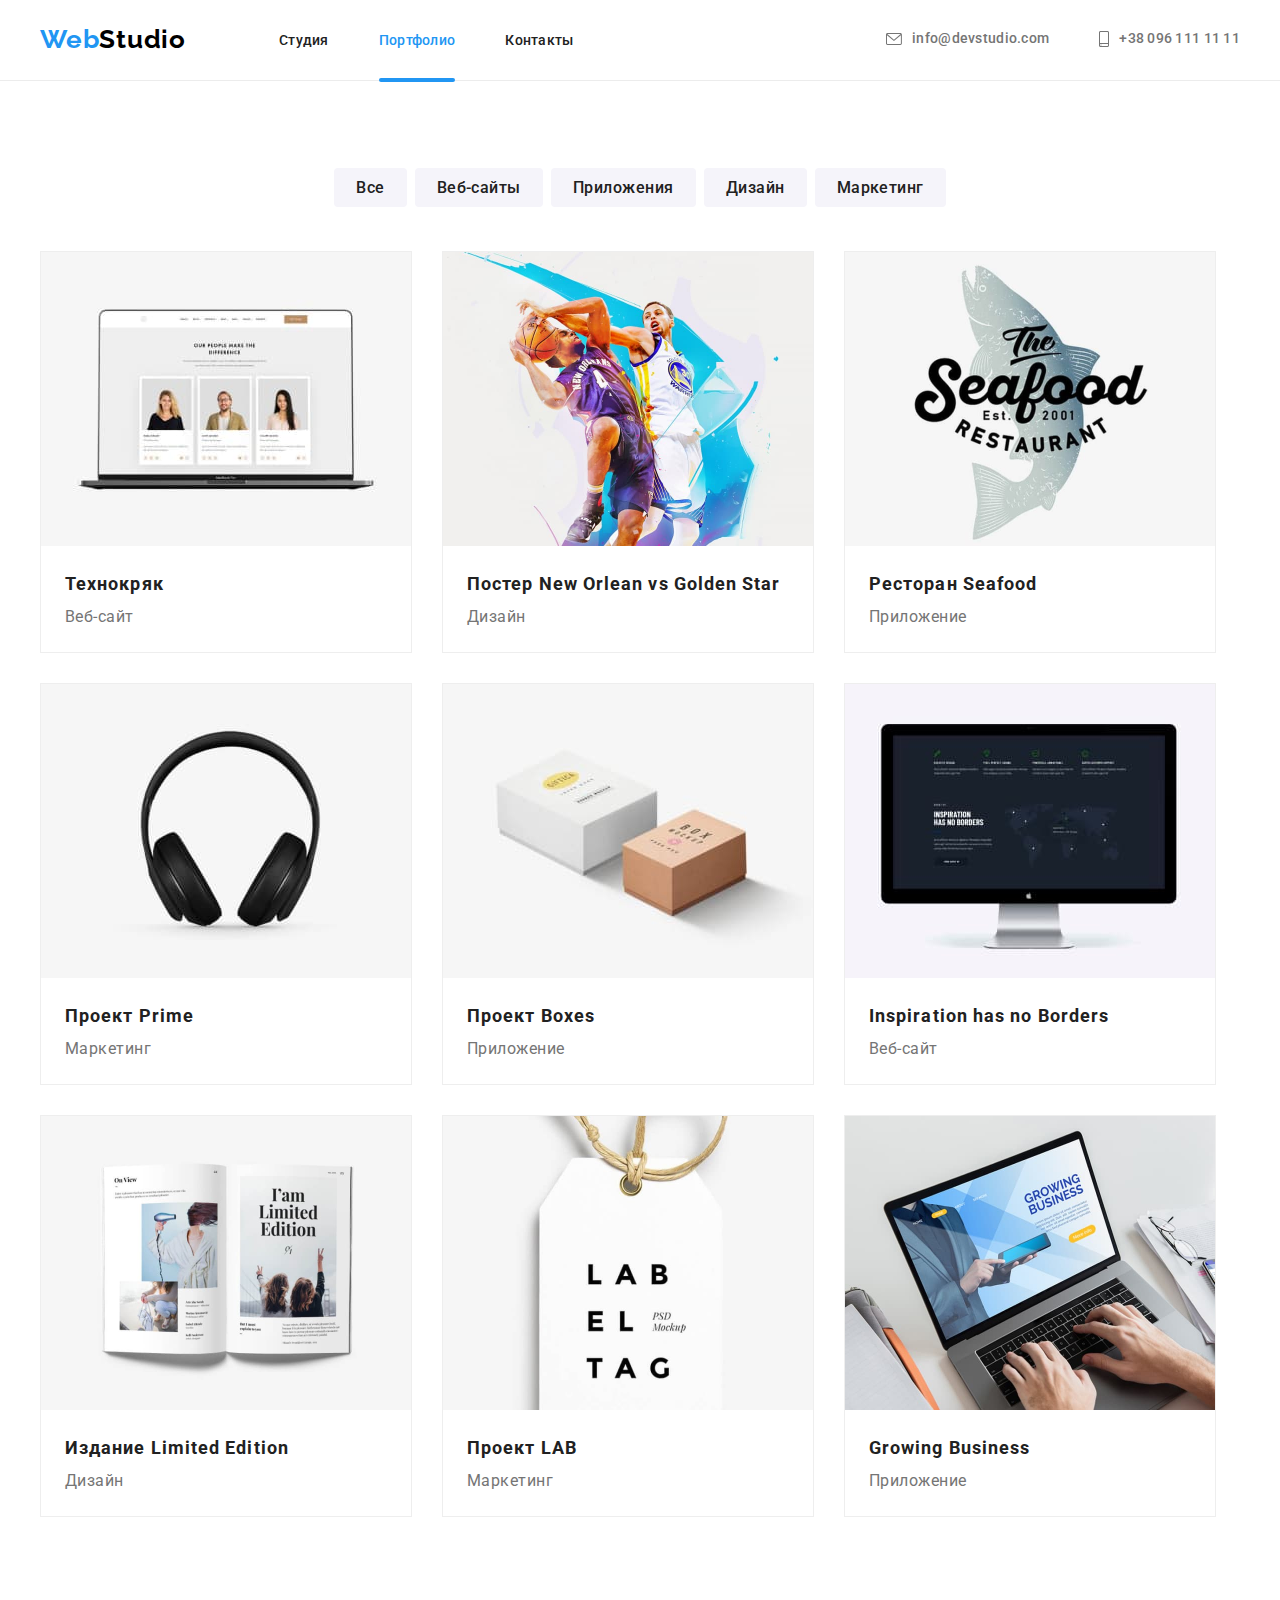
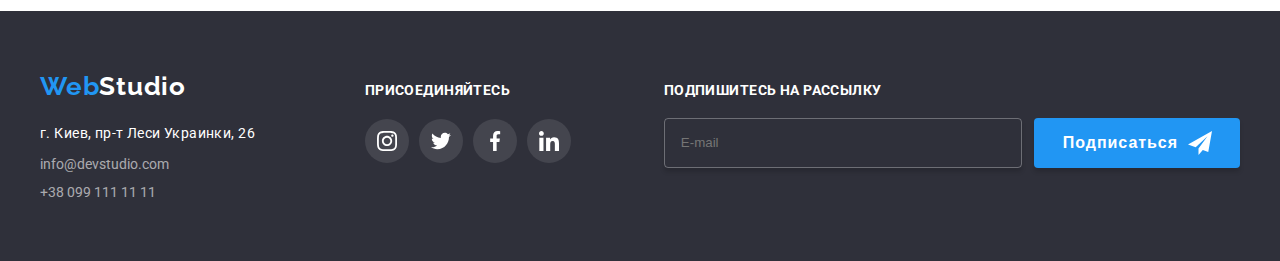
<file: portfolio.html>
<!DOCTYPE html>
<html lang="en">

<head>
    <meta charset="UTF-8">
    <meta http-equiv="X-UA-Compatible" content="IE=edge">
    <meta name="viewport" content="width=device-width, initial-scale=1.0">
    <title>Портфолио</title>
    <link rel="preconnect" href="https://fonts.googleapis.com">
    <link rel="preconnect" href="https://fonts.gstatic.com" crossorigin>
    <link
        href="https://fonts.googleapis.com/css2?family=Raleway:wght@700&family=Roboto:wght@400;500;700;900&display=swap"
        rel="stylesheet">
    <link rel="stylesheet" href="./css/styles.css">
    <link rel="stylesheet" href="./css/main.min.css">
</head>

<body>
    <header class="header">
        <div class="container header__container">
            <nav class="header__nav">
                <a class="header__logo link" href="#">Web<span>Studio</span></a>
                <ul class="header__list list">
                    <li class="header__item nav">
                        <a href="./index.html" class="header__link link">Студия</a>
                    </li>
                    <li class="header__item nav">
                        <a href="#" class="header__link link active">Портфолио</a>
                    </li>
                    <li class="header-item nav">
                        <a href="#" class="header__link link">Контакты</a>
                    </li>
                </ul>
            </nav>
            <ul class="contacts list">
                <li class="header__item item">
                    <a class="contacts__data mail link" href="mailto:info@devstudio.com">
                        <svg class="contacts-mail" width="16" height="12">
                            <use href="./images/icons.svg#icon-envelope"></use>
                        </svg>
                        <span class="mail-hover">info@devstudio.com</span>
                    </a>
                </li>
                <li class="header__item item">
                    <a class="contacts__data tel link" href="tel:+380961111111">
                        <svg class="contacts-mail" width="10" height="16">
                            <use href="./images/icons.svg#icon-smartphone"></use>
                        </svg>
                        <span class="tel-hover">+38 096 111 11 11</span>
                    </a>
                </li>
            </ul>
        </div>
    </header>
    <main>
        <section class="section">
            <div class="container">
                <ul class="categories">
                    <li class="categorie__item"><a href="#" class="categorie__link link">Все</a></li>
                    <li class="categorie__item"><a href="#" class="categorie__link link">Веб-сайты</a></li>
                    <li class="categorie__item"><a href="#" class="categorie__link link">Приложения</a></li>
                    <li class="categorie__item"><a href="#" class="categorie__link link">Дизайн</a></li>
                    <li class="categorie__item"><a href="#" class="categorie__link link">Маркетинг</a></li>
                </ul>
                <ul class="collection">
                    <li class="collection__item">
                        <a href="#" class="collection__links link">
                            <div class="collection__box">
                                <img src="./images/imgs-1.jpg" alt="Photo Designer" width="370" height="294" />
                                <div class="collection__box-hover">
                                    <p class="collection__box-text">
                                        Технокряк это современная площадка распространения коронавируса. Компании
                                        используют эту платформу для цифрового
                                        шпионажа и атак на защищённые сервера конкурентов.
                                    </p>
                                </div>
                            </div>
                            <div class="collection__temp">
                                <h3 class="collection__title">Технокряк</h3>
                                <p class="collection__text">Веб-сайт</p>
                            </div>
                        </a>
                    </li>
                    <li class="collection__item">
                        <a href="#" class="collection__links">
                            <div class="collection__box">
                                <img src="./images/imgs-2.jpg" alt="Photo Frontend" width="370" height="294" />
                                <div class="collection__box-hover">
                                    <p class="collection__box-text">
                                        Технокряк это современная площадка распространения коронавируса. Компании
                                        используют эту платформу для цифрового
                                        шпионажа и атак на защищённые сервера конкурентов.
                                    </p>
                                </div>
                            </div>
                            <div class="collection__temp">
                                <h3 class="collection__title">Постер New Orlean vs Golden Star</h3>
                                <p class="collection__text">Дизайн</p>
                            </div>
                        </a>
                    </li>
                    <li class="collection__item">
                        <a href="#" class="collection__links">
                            <div class="collection__box">
                                <img src="./images/imgs-3.jpg" alt="Photo Frontend" width="370" height="294" />
                                <div class="collection__box-hover">
                                    <p class="collection__box-text">
                                        Технокряк это современная площадка распространения коронавируса. Компании
                                        используют эту платформу для цифрового
                                        шпионажа и атак на защищённые сервера конкурентов.
                                    </p>
                                </div>
                            </div>
                            <div class="collection__temp">
                                <h3 class="collection__title">Ресторан Seafood</h3>
                                <p class="collection__text">Приложение</p>
                            </div>
                        </a>
                    </li>
                    <li class="collection__item">
                        <a href="#" class="collection__links">
                            <div class="collection__box">
                                <img src="./images/img-4.jpg" alt="Photo Designer" width="370" height="294" />
                                <div class="collection__box-hover">
                                    <p class="collection__box-text">
                                        Технокряк это современная площадка распространения коронавируса. Компании
                                        используют эту платформу для цифрового
                                        шпионажа и атак на защищённые сервера конкурентов.
                                    </p>
                                </div>
                            </div>
                            <div class="collection__temp">
                                <h3 class="collection__title">Проект Prime</h3>
                                <p class="collection__text">Маркетинг</p>
                            </div>
                        </a>
                    </li>
                    <li class="collection__item">
                        <a href="#" class="collection__links">
                            <div class="collection__box">
                                <img src="./images/img-5.jpg" alt="Photo Designer" width="370" height="294" />
                                <div class="collection__box-hover">
                                    <p class="collection__box-text">
                                        Технокряк это современная площадка распространения коронавируса. Компании
                                        используют эту платформу для цифрового
                                        шпионажа и атак на защищённые сервера конкурентов.
                                    </p>
                                </div>
                            </div>
                            <div class="collection__temp">
                                <h3 class="collection__title">Проект Boxes</h3>
                                <p class="collection__text">Приложение</p>
                            </div>
                        </a>
                    </li>
                    <li class="collection__item">
                        <a href="#" class="collection__links">
                            <div class="collection__box">
                                <img src="./images/img-6.jpg" alt="Photo Designer" width="370" height="294" />
                                <div class="collection__box-hover">
                                    <p class="collection__box-text">
                                        Технокряк это современная площадка распространения коронавируса. Компании
                                        используют эту платформу для цифрового
                                        шпионажа и атак на защищённые сервера конкурентов.
                                    </p>
                                </div>
                            </div>
                            <div class="collection__temp">
                                <h3 class="collection__title">Inspiration has no Borders</h3>
                                <p class="collection__text">Веб-сайт</p>
                            </div>
                        </a>
                    </li>
                    <li class="collection__item">
                        <a href="#" class="collection__links link">
                            <div class="collection__box">
                                <img src="./images/img-7.jpg" alt="Photo Designer" width="370" height="294" />
                                <div class="collection__box-hover">
                                    <p class="collection__box-text">
                                        Технокряк это современная площадка распространения коронавируса. Компании
                                        используют эту платформу для цифрового
                                        шпионажа и атак на защищённые сервера конкурентов.
                                    </p>
                                </div>
                            </div>
                            <div class="collection__temp">
                                <h3 class="collection__title">Издание Limited Edition</h3>
                                <p class="collection__text">Дизайн</p>
                            </div>
                        </a>
                    </li>
                    <li class="collection__item">
                        <a href="#" class="collection__links link">
                            <div class="collection__box">
                                <img src="./images/img-8.jpg" alt="Photo Designer" width="370" height="294" />
                                <div class="collection__box-hover">
                                    <p class="collection__box-text">
                                        Технокряк это современная площадка распространения коронавируса. Компании
                                        используют эту платформу для цифрового
                                        шпионажа и атак на защищённые сервера конкурентов.
                                    </p>
                                </div>
                            </div>
                            <div class="collection__temp">
                                <h3 class="collection__title">Проект LAB</h3>
                                <p class="collection__text">Маркетинг</p>
                            </div>
                        </a>
                    </li>
                    <li class="collection__item">
                        <a href="#" class="collection__links link">
                            <div class="collection__box">
                                <img src="./images/img-9.jpg" alt="Photo Designer" width="370" height="294" />
                                <div class="collection__box-hover">
                                    <p class="collection__box-text">
                                        Технокряк это современная площадка распространения коронавируса. Компании
                                        используют эту платформу для цифрового
                                        шпионажа и атак на защищённые сервера конкурентов.
                                    </p>
                                </div>
                            </div>
                            <div class="collection__temp">
                                <h3 class="collection__title">Growing Business</h3>
                                <p class="collection__text">Приложение</p>
                            </div>
                        </a>
                    </li>
                </ul>
            </div>
        </section>
    </main>
    <footer class="footer">
        <div class="container">
            <div class="footer__element">
                <div class="footer__info">
                    <a href="#" class="footer__logo"><span class="logo-color">Web</span>Studio</a>
                    <address class="footer__address">
                        <ul class="footer__list list">
                            <li class="footer__item">
                                <a class="footer__link link" href="https://goo.gl/maps/tyRtck3SXWjBfKJK6"
                                    target="_blank" rel="noopener noreferrer">г. Киев, пр-т Леси Украинки, 26</a>
                            </li>
                            <li class="footer__item dates">
                                <a href="mailto:info@devstudio.com" class="footer__date link">info@devstudio.com</a>
                            </li>
                            <li class="footer__item dates">
                                <a href="tel:+380961111111" class="footer__date link">+38 099 111 11 11</a>
                            </li>
                        </ul>
                    </address>
                </div>
                <div class="footter__join">
                    <h5 class="footer__join-title">присоединяйтесь</h5>
                    <ul class="footer__join-social-list list">
                        <li class="footer__join-social-item item">
                            <a href="" class="footer__join-social-link link">
                                <svg class="footer__icon-social" width="20" height="20">
                                    <use href="./images/icons.svg#icon-instagram"></use>
                                </svg>
                            </a>
                        </li>
                        <li class="footer__join-social-item item">
                            <a href="" class="footer__join-social-link link">
                                <svg class="footer__icon-social" width="20" height="20">
                                    <use href="./images/icons.svg#icon-twitter"></use>
                                </svg>
                            </a>
                        </li>
                        <li class="footer__join-social-item item">
                            <a href="" class="footer__join-social-link link">
                                <svg class="footer__icon-social" width="20" height="20">
                                    <use href="./images/icons.svg#icon-facebook"></use>
                                </svg>
                            </a>
                        </li>
                        <li class="footer__join-social-item item">
                            <a href="" class="footer__join-social-link link">
                                <svg class="footer__join-social" width="20" height="20">
                                    <use href="./images/icons.svg#icon-linkedin"></use>
                                </svg>
                            </a>
                        </li>
                    </ul>
                </div>
                <div class="footer__subscribe">
                    <p class="footer__subcrive-text">Подпишитесь на рассылку</p>
                    <form class="footer__input-btn">
                        <input type="text" name="email" class="footer__input" placeholder="E-mail">
                        <div class="footer__btn-img">
                            <button type="submit" class="footer__btn">
                                Подписаться
                                <svg class="footer__input-btn-icon" width="24" height="24">
                                    <use href="./images/icon-send.svg#icon-icon-send"></use>
                                </svg>
                            </button>
                        </div>
                </div>
                </form>
            </div>

        </div>
        </div>
    </footer>
</body>

</html>
</file>
<file: css/styles.css>
/* :root {
    --clr-white: #FFFFFF;
    --clr-grey: #212121;
    --clr-grey-1:#2F303A;
    --clr-grey-2: #757575;
    --clr-grey-3:rgba(255, 255, 255, 0.6);
    --clr-grey-light: #F5F4FA;
    --clr-black: #000000;
    --clr-hover: #2196F3;
    --clr-icon: #afb1b8;
    --clr-box-hover: rgba(33, 150, 243, 0.9);
} */

/* p, h1, h2, h3, h4, h5, h6 {
    margin: 0;
}
ul {
    margin: 0;
    padding: 0;
}
button {
    display: block;
    margin: 0 auto;
}

img {
    max-width: 100%;
    display: block;
    height: auto;
}

body {
    font-family: 'Roboto';
    color: var(--clr-grey);
    margin: 0;
}

.container {
    width: 1200px;
    padding-left: 15px;
    padding-right: 15px;
    margin: 0 auto;
}

.list {
    list-style: none;
}
a {
    text-decoration: none;
} */
/* .visually-hidden {
    position: absolute;
    white-space: nowrap;
    width: 1px;
    height: 1px;
    overflow: hidden;
    border: 0;
    padding: 0;
    clip: rect(0 0 0 0);
    clip-path: inset(50%);
    margin: -1px;
} */
/* .section {
    padding-top: 94px;
    padding-bottom: 94px;
} */
/* --------------- HEADER --------------- */
/* .nav .active {
    position: relative;
    color: var(--clr-hover);
    
}
.nav > .active::after{
    position: absolute;
    bottom: -34px;
    width: 100%;
    content: '';
    display: block;
    height: 4px;
    background-color: #2196F3;
    border-radius: 2px;
}

.header {
    border-bottom: 1px solid #ECECEC;
}
.header-container {
    display: flex;
    align-items: center;
    justify-content: space-between;
    padding-top: 24px;
    padding-bottom: 25px;
}
.header-nav {
    display: flex;
    align-items: center;
}
.header-list {
    display: flex;
}
.header-datas {
    display: flex;
}
.header-logo {
    font-family: Raleway;
    font-weight: 700;
    font-size: 26px;
    line-height: 1.19;
    letter-spacing: 0.03em;
    color: var(--clr-hover);

    margin-right: 93px;
}
.header-item {
    margin-right: 50px;
}
.header-item:last-child {
    margin-right: 0;
} 
.header-logo span {
    color: var(--clr-black);
}
.header-link {
    font-weight: 500;
    font-size: 14px;
    line-height: 1.14;
    letter-spacing: 0.02em;
    color: var(--clr-grey);

    transition: color 250ms cubic-bezier(0.4, 0, 0.2, 1), transform 250ms cubic-bezier(0.4, 0, 0.2, 1);
}

.header-link:hover,
.header-link:focus {
    color: var(--clr-hover);
}
.header-data {
    font-weight: 500;
    font-size: 14px;
    line-height: 1.14;
    letter-spacing: 0.02em;
    color: var(--clr-grey-2);
    fill:var(--clr-grey-2);

    display: flex;
    align-items: center;

    transition: color 250ms cubic-bezier(0.4, 0, 0.2, 1), transform 250ms cubic-bezier(0.4, 0, 0.2, 1);
}
.header-data:hover,
.header-data:focus {
    color: #2196F3;
    fill:var(--clr-hover);
}
.icon-data-mail {
    margin-right: 10px;
}

.header-data.tel {
    margin-right: 0;
} */

/* --------------- Wrapper --------------- */
/* .wrapper {
    max-width: 1600px;
    margin-right: auto;
    margin-left: auto;
    padding-top: 200px;
    padding-bottom: 200px;
    background-image: linear-gradient(rgba(47, 48, 58, 0.4), rgba(47, 48, 58, 0.4)),url(../images/Img.png);
    background-repeat: no-repeat;
    background-position: center;
    background-size: cover;

}
.wrapper-title {
    font-weight: 900;
    font-size: 44px;
    line-height: 1.36;
    text-align: center;
    letter-spacing: 0.06em;
    text-transform: uppercase;
    color: var(--clr-white);
    
    margin: 0 auto;
    margin-bottom: 30px;

    width: 696px;
}
.wrapper-btn {
    font-family: Roboto;
    font-weight: 700;
    font-size: 16px;
    line-height: 1.87;
    text-align: center;
    letter-spacing: 0.06em;
    color: var(--clr-white);

    padding: 10px 32px;

    border: none;
    background-color: #2196F3;
    box-shadow: 0px 4px 4px rgba(0, 0, 0, 0.15);
    border-radius: 4px; 

    cursor: pointer;
    
    transition: background-color 250ms cubic-bezier(0.4, 0, 0.2, 1), transform 250ms cubic-bezier(0.4, 0, 0.2, 1);
}
.wrapper-btn:hover, 
.wrapper-btn:focus {
    background-color: #188CE8;
}
/* --------------- About --------------- */
/* .about-list {
    display: flex;
}
.about-item:not(:last-child) {
    margin-right: 30px;
}
.about-icon {
    display: flex;
    align-items: center;
}
.block {
    background-color: var(--clr-grey-light);
    width: 270px;
    height: 120px;
    border-radius: 4px;
    display: flex;
    justify-content: center;
    margin-bottom: 30px;
}

.about-title {
    font-weight: 700;
    font-size: 36px;
    line-height: 1.17;
    text-align: center;
    letter-spacing: 0.03em;
    color: var(--clr-grey);

    display: block;
}
.about-subtitle {
    font-weight: 700;
    font-size: 14px;
    line-height: 1.14;
    letter-spacing: 0.03em;
    text-transform: uppercase;
    color: var(--clr-grey);
    margin-bottom: 10px;

}
.about-subtext {
    font-size: 14px;
    line-height: 1.71;
    letter-spacing: 0.03em;
    color: var(--clr-grey-2);

    width: 270px;
}  */

/* .window {
    position: fixed;
    top: 0;
    left: 0;
    width: 100%;
    height: 100%;
    background-color: rgba(0, 0, 0, 0.2);
    transition: opacity 250ms, visibility 250ms;
}
.window.is-hidden {
    visibility: hidden;
    opacity: 0;
    pointer-events: none;
}
.modal {
    position: absolute;
    top: 50%;
    left: 50%;
    transform: translate(-50%, -50%);
    width: 528px;
    height: 581px;
    background-color: var(--clr-white);
    box-shadow: 0px 1px 3px rgba(0, 0, 0, 0.12), 0px 1px 1px rgba(0, 0, 0, 0.14), 0px 2px 1px rgba(0, 0, 0, 0.2);
    border-radius: 4px;
}
.modal-close {
    position: absolute;
    top: 8px;
    right: 8px;
    display: flex;
    padding: 6px;
    border: 1px solid rgba(0, 0, 0, 0.1);
    border-radius: 100%;
    cursor: pointer;
    transition: fill 250ms cubic-bezier(0.4, 0, 0.2, 1);
}
.modal-close:hover,
.modal-close:focus {
    fill: #2196F3;
} */
/* --------------- Business --------------- */
/* .business {
    padding-top: 0;
}
.business-title {
    font-weight: 700;
    font-size: 36px;
    line-height: 1.17;
    text-align: center;
    letter-spacing: 0.03em;
    color: var(--clr-grey);
}
.business-list {
    display: flex;
    margin-top: 50px;
}
.bussiness-block {
    position: relative;
}
.text-block {
    position: absolute;
    bottom: 0;
    left: 0;
    width: 100%;
    height: 70px;
    background: rgba(47, 48, 58, 0.8);

    font-size: 14px;
    line-height: 16px;
    letter-spacing: 0.03em;
    text-transform: uppercase;
    color: var(--clr-white);
    display: flex;
    align-items: center;
    justify-content: center;
}
.business-item:not(:last-child) {
    margin-right: 30px;
} */
/* --------------- Team --------------- */
/* .team-title {
    font-weight: 700;
    font-size: 36px;
    line-height: 1.17;
    text-align: center;
    letter-spacing: 0.03em;
    color: var(--clr-grey);
}
.team {
    background-color: #F5F4FA;
}
.team-list {
    display: flex;
    margin-top: 50px;
}  
.team-item {
    background-color: var(--clr-white);
    box-shadow: 0px 1px 3px rgba(0, 0, 0, 0.12), 0px 1px 1px rgba(0, 0, 0, 0.14), 0px 2px 1px rgba(0, 0, 0, 0.2);
    border-radius: 0px 0px 4px 4px;
}

.team-item:not(:last-child){
    margin-right: 30px;
}
.position {
    padding: 30px 0;
}
.team-name {
    font-weight: 500;
    font-size: 16px;
    line-height: 1.19;
    text-align: center;
    letter-spacing: 0.03em;
    color: var(--clr-grey);

    margin-bottom: 10px;
}
.team-job {
    font-size: 16px;
    line-height: 1.14; 
    text-align: center;
    letter-spacing: 0.03em;
    color: var(--clr-grey-2);
}
.masters-team {
    padding: 16px 32px 0 32px;
}
.masters-social-list {
    margin-top: 16px;
    display: flex;
    justify-content: center;
}
.masters-social-item {
    width: 44px;
    height: 44px;
}
.masters-social-item + .masters-social-item {
    margin-left: 10px;
}
.masters-social-link {
    fill: var(--clr-icon);  
    width: 100%;
    height: 100%;
    border-radius: 50px;
    display: flex;
    align-items: center;
    justify-content: center;

    transition: background-color 250ms cubic-bezier(0.4, 0, 0.2, 1), fill 250ms cubic-bezier(0.4, 0, 0.2, 1), transform 250ms cubic-bezier(0.4, 0, 0.2, 1);
}
.masters-social-link:hover,
.masters-social-link:focus {
    width: 100%;
    height: 100%;
    border-radius: 50px;
    background-color: var(--clr-hover);
    fill: var(--clr-white);
    display: flex;
    align-items: center;
    justify-content: center;
} */
/* ------------------- Clients ------------------- */
/* .clent-title {
    font-weight: 700;
    font-size: 36px;
    line-height: 1.17;
    text-align: center;
    letter-spacing: 0.03em;
    color: var(--clr-grey);

    margin-bottom: 50px;
}
.client-list {
    display: flex;
}
.client-item:not(:last-child) {
    margin-right: 30px;
}
.client-link {
    width: 170px;
    height: 92px;

    fill: var(--clr-icon);

    display: flex;
    align-items: center;
    justify-content: center;
    border: 1px solid var(--clr-icon);
    box-sizing: border-box;
    border-radius: 4px;

    transition: border 250ms cubic-bezier(0.4, 0, 0.2, 1), fill 250ms cubic-bezier(0.4, 0, 0.2, 1), transform 250ms cubic-bezier(0.4, 0, 0.2, 1);
}
.client-link:hover,
.client-link:focus {
    fill: var(--clr-hover);
    border: 1px solid var(--clr-hover);
} */
/* --------------- FOTTER ---------------
.footer {
    background-color: var(--clr-grey-1);
    padding-top: 60px;
    padding-bottom: 60px;
}
.footer-element{
    align-items: baseline;
    display: flex;
}
.footer-info {
    flex-grow: 1;
    margin-right: 70px;
}
.footer-logo {
    font-family: Raleway;
    font-weight: 700;
    font-size: 26px;
    line-height: 1.19;
    letter-spacing: 0.03em;
    color: var(--clr-white);
}
.footer-logo span {
    color: var(--clr-hover);
}
address {
    margin-top: 20px;
}
.footer-list {
    font-style: normal;
}

.footer-item:not(:last-child) {
    margin-bottom: 9px;
}
.footer-link {
    font-size: 14px;
    line-height: 1.71;
    letter-spacing: 0.03em;
    color: var(--clr-white);
}
.footer-date {
    font-size: 14px;
    color: var(--clr-grey-3);
}
.join-title {
    font-weight: bold;
    font-size: 14px;
    line-height: 1.14;
    letter-spacing: 0.03em;
    text-transform: uppercase;
    color: var(--clr-white);
    margin-bottom: 20px;
}
.join-social-list {
    display: flex;
}
.join-team {
    padding: 16px 32px 0 32px;
}
.join-social-list {
    display: flex;
    justify-content: center;
}
.join-social-item {
    width: 44px;
    height: 44px;
}
.join-social-item + .join-social-item {
    margin-left: 10px;
}
.join-social-link {
    fill: var(--clr-white);  
    width: 100%;
    height: 100%;
    background-color: rgba(255, 255, 255, 0.1);
    border-radius: 50px;
    display: block;
    display: flex;
    align-items: center;
    justify-content: center;

    transition: background-color 250ms cubic-bezier(0.4, 0, 0.2, 1), transform 250ms cubic-bezier(0.4, 0, 0.2, 1);
}
.join-social-link:hover,
.join-social-link:focus {
    width: 100%;
    height: 100%;
    border-radius: 50px;
    display: block;
    background-color: var(--clr-hover);
    display: flex;
    align-items: center;
    justify-content: center;

} */
/* --------------- Categories --------------- */
/* .categories-list {
    display: flex;
    justify-content: center;
}
.collection-list {
    padding-top: 50px;
}
.categorie-item:not(:last-child){
    margin-right:8px;
}
.categorie-link {
    background: #F5F4FA;
    border-radius: 4px;

    font-weight: 500;
    font-size: 16px;
    line-height: 1.62;
    text-align: center;
    letter-spacing: 0.03em;
    color: var(--clr-grey);
    padding: 10px 22px;

    transition: background-color 250ms cubic-bezier(0.4, 0, 0.2, 1), color 250ms cubic-bezier(0.4, 0, 0.2, 1), transform 250ms cubic-bezier(0.4, 0, 0.2, 1);
}
.categorie-link:hover,
.categorie-link:focus{
    background-color: var(--clr-hover);
    box-shadow: 0px 3px 1px rgba(0, 0, 0, 0.1), 0px 1px 2px rgba(0, 0, 0, 0.08), 0px 2px 2px rgba(0, 0, 0, 0.12);
    border-radius: 4px;
    color: var(--clr-white);
}
 */

/* --------------- Collection --------------- */
/* .box {
    position: relative;
    overflow: hidden;
}
.collection-links {
    transition: transform 900ms cubic-bezier(0.4, 0, 0.2, 1);
}
.collection-links:hover .box-hover {
    transform: translateY(0);
}
.box-hover {
    position: absolute;
    top: 0;
    left: 0;
    width: 100%;
    height: 100%;
    background-color: var(--clr-box-hover);

    transform: translateY(100%);
    transition: transform 250ms cubic-bezier(0.4, 0, 0.2, 1);
}
.box-text {
    font-size: 17px;
    line-height: 1.56;
    letter-spacing: 0.03em;
    color: var(--clr-white);
    padding: 63px 24px;
}

.collections {
    padding-top: 0;
}
.collection-list {
    display: flex;
    flex-wrap: wrap;
}
.collection-item {
    width: 370px;
    background: var(--clr-white);
    border: 1px solid #EEEEEE;
    margin-right: 30px;
    margin-bottom: 30px;
}
.categorie-links {
    transition: background-color 250ms cubic-bezier(0.4, 0, 0.2, 1), transform 250ms cubic-bezier(0.4, 0, 0.2, 1);
}
.collection-links:hover{
    display: block;
    box-shadow: 0px 1px 1px rgba(0, 0, 0, 0.12), 
                0px 4px 4px rgba(0, 0, 0, 0.06), 
                1px 4px 6px rgba(0, 0, 0, 0.16);
}
.collection-links:focus {
    display: block;
    box-shadow: 0px 1px 1px rgba(0, 0, 0, 0.9), 0px 4px 4px rgba(0, 0, 0, 0.1), 1px 4px 6px rgba(0, 0, 0, 0.54);
}
.collection-item:nth-child(3n) {
    margin-right: 0;
}
.collection-item:nth-child(n+7) {
    margin-bottom: 0;
}
.collection-text {
    padding: 20px 24px;
}
.collection-name {
    font-weight: 700;
    font-size: 18px;
    line-height: 2;
    letter-spacing: 0.06em;
    color: var(--clr-grey);
}
.collection-meaning {
    font-size: 16px;
    line-height: 1.87;
    letter-spacing: 0.03em;
    color: var(--clr-grey-2);
} */

/* --------------- Modal --------------- */
/* .modals {
    padding: 40px;
}
.modal-text {
    font-weight: bold;
    font-size: 20px;
    line-height: 1.15;
    text-align: center;
    letter-spacing: 0.03em;
    color: #212121;
    margin-bottom: 12px;
}
.modal-input-text {
    font-size: 12px;
    line-height: 1.17;
    display: block;
    letter-spacing: 0.01em;
    color: #757575;

    margin-bottom: 4px;
}
.modal-feild:not(:last-child) {
    margin-bottom: 10px;
}
.user-text {
    margin-bottom: 20px;
}
.modal-input {
    display: block;
    width: 100%;
    height: 40px;
    border: 1px solid rgba(33, 33, 33, 0.2);
    box-sizing: border-box;
    border-radius: 4px;
    padding-left: 42px;
    transition: border 250ms cubic-bezier(0.4, 0, 0.2, 1), fill 250ms cubic-bezier(0.4, 0, 0.2, 1);
}
.modal-img-input {
    position: relative;
    transition: fill 250ms cubic-bezier(0.4, 0, 0.2, 1);
}
.input-icon {
    position: absolute;
    top: 50%;
    transform: translateY(-50%);
    left: 12px;
}
.modal-input:hover,
.modal-input:focus {
    border: 1px solid var(--clr-hover)
}
.modal-img-input:hover{
    fill: #2196F3;
}
.modal-input:focus + .input-icon {
    fill: #2196F3;
}
.user-text {
    display: block;
    width: 100%;
    height: 120px;
    border: 1px solid rgba(33, 33, 33, 0.2);
    border-radius: 4px;
    padding: 12px 16px;

    outline: none;
    resize: none;
    transition: border 250ms cubic-bezier(0.4, 0, 0.2, 1);
}
.user-text:hover,
.user-text:focus {
    border: 1px solid var(--clr-hover)
}
.user-text::placeholder {
    font-size: 12px;
    line-height: 1.17;
    letter-spacing: 0.01em;
    color: rgba(117, 117, 117, 0.5);
}
.modal-btn {
    background-color: #2196F3;
    border: none;
    border-radius: 4px;

    font-weight: 700;
    font-size: 16px;
    line-height: 1.87;
    letter-spacing: 0.06em;
    color: var(--clr-white);
    padding: 10px 55px;

    margin-top: 30px;
    cursor: pointer;

    transition: background-color 250ms cubic-bezier(0.4, 0, 0.2, 1), box-shadow 250ms cubic-bezier(0.4, 0, 0.2, 1);
}
.modal-btn:hover, 
.modal-btn:focus {
    background-color: #188CE8;
    box-shadow: 0px 4px 4px rgba(0, 0, 0, 0.15)
}
.modal-check-text {
    display: flex;
    align-items: center;
    justify-content: center;
    font-size: 14px;
    line-height: 1.71;
    letter-spacing: 0.03em;
    color: var(--clr-grey-2);
}
.modal-check-text::before {
    content: '';
    display: block;
    width: 16px;
    height: 15px;
    border: 2px solid var(--clr-black);
    border-radius: 2px;

    margin-right: 7px;
}
.modal-check-link {
    margin-left: 5px;
    color: var(--clr-hover);
    border-bottom: 0.67px solid var(--clr-hover);
}
.modal-check:checked + .modal-check-text::before {
    background-image: url(../images/icon-check.svg);
    background-position: center;
    background-repeat: no-repeat;
    background-size: cover;
    border: none;
} */

/* --------------- Footer --------------- */
/* .footer-subscribe {
    margin-left: 93px;
}
.footer-subcrive-text {
    font-weight: bold;
    font-size: 14px;
    line-height: 1.17;
    letter-spacing: 0.03em;
    text-transform: uppercase;

    color: var(--clr-white);

    margin-bottom: 20px;
}
.footer-input-btn {
    display: flex;
}

.footer-input {
    width: 358px;
    height: 50px;
    border: 1px solid rgba(255, 255, 255, 0.3);
    box-sizing: border-box;
    box-shadow: 0px 4px 4px rgba(0, 0, 0, 0.15);
    border-radius: 4px;
    background-color: transparent;

    padding-left: 16px;
    margin-right: 12px;
}
.footer-btn {
    align-items: center;
    font-weight: 700;
    font-size: 16px;
    line-height: 1.87;
    letter-spacing: 0.06em;

    color: var(--clr-white);

    display: flex;

    padding: 10px 28px 10px 29px;
    border: 0;
    background-color: #2196F3;
    box-shadow: 0px 4px 4px rgba(0, 0, 0, 0.15);
    border-radius: 4px;

    cursor: pointer;
}
.input-btn-icon {
    margin-left:10px;
} */
</file>
<file: css/main.min.css>
:root {
    --clr-white: #ffffff;
    --clr-grey: #212121;
    --clr-grey-1: #2f303a;
    --clr-grey-2: #757575;
    --clr-grey-3: rgba(255, 255, 255, 0.6);
    --clr-grey-light: #f5f4fa;
    --clr-black: #000000;
    --clr-hover: #2196f3;
    --clr-icon: #afb1b8;
    --clr-box-hover: rgba(33, 150, 243, 0.9);
}
body {
    font-family: "Roboto";
    color: var(--clr-grey);
    margin: 0;
}
.header-logo {
    font-family: Raleway;
}
.visually-hidden {
    position: absolute;
    white-space: nowrap;
    width: 1px;
    height: 1px;
    overflow: hidden;
    border: 0;
    padding: 0;
    clip: rect(0 0 0 0);
    clip-path: inset(50%);
    margin: -1px;
}
.header__container,
.header__nav,
.contacts__data,
.about-icon,
.business__text-block,
.team__masters-social-link,
.client__link,
.window__modal-check-text {
    display: flex;
    align-items: center;
}
p,
h1,
h2,
h3,
h4,
h5,
h6 {
    margin: 0;
}
ul {
    margin: 0;
    padding: 0;
}
button {
    display: block;
    margin: 0 auto;
}
img {
    max-width: 100%;
    display: block;
    height: auto;
}
body {
    font-family: "Roboto";
    color: var(--clr-grey);
    margin: 0;
}
ul {
    list-style: none;
}
a {
    text-decoration: none;
}
.section {
    padding-top: 94px;
    padding-bottom: 94px;
}
.nav .active {
    position: relative;
    color: var(--clr-hover);
}
.nav > .active::after {
    position: absolute;
    bottom: -34px;
    width: 100%;
    content: "";
    display: block;
    height: 4px;
    background-color: #2196f3;
    border-radius: 2px;
}
.header {
    border-bottom: 1px solid #ececec;
}
.header__container {
    justify-content: space-between;
    padding-top: 24px;
    padding-bottom: 25px;
}
.header__list {
    display: flex;
}
.contacts {
    display: flex;
}
.header__item {
    margin-right: 50px;
}
.header__item:last-child {
    margin-right: 0;
}
.header__link-active {
    position: relative;
    color: var(--clr-hover);
}
.header__link-active::after {
    position: absolute;
    bottom: -34px;
    width: 100%;
    content: "";
    display: block;
    height: 4px;
    background-color: #2196f3;
    border-radius: 2px;
}
.header__link {
    font-weight: 500;
    font-size: 14px;
    line-height: 1.14;
    letter-spacing: 0.02em;
    color: var(--clr-grey);
    transition: color 250ms cubic-bezier(0.4, 0, 0.2, 1), transform 250ms cubic-bezier(0.4, 0, 0.2, 1);
}
.header__link:hover,
.header__link:focus {
    color: var(--clr-hover);
}
.contacts__data {
    font-weight: 500;
    font-size: 14px;
    line-height: 1.14;
    letter-spacing: 0.02em;
    color: var(--clr-grey-2);
    fill: var(--clr-grey-2);
    transition: color 250ms cubic-bezier(0.4, 0, 0.2, 1), transform 250ms cubic-bezier(0.4, 0, 0.2, 1);
}
.contacts__data:hover,
.contacts__data:focus {
    color: #2196f3;
    fill: var(--clr-hover);
}
.contacts-mail {
    margin-right: 10px;
}
.contacts__data.tel {
    margin-right: 0;
}
.wrapper {
    max-width: 1600px;
    margin-right: auto;
    margin-left: auto;
    padding-top: 200px;
    padding-bottom: 200px;
    background-image: linear-gradient(rgba(47, 48, 58, 0.4), rgba(47, 48, 58, 0.4)), url(../images/Img.png);
    background-repeat: no-repeat;
    background-position: center;
    background-size: cover;
}
.about {
    display: flex;
}
.about__item:not(:last-child) {
    margin-right: 30px;
}
.icon-antenna {
    max-width: 100%;
    display: block;
    height: auto;
}
.icon-clock {
    max-width: 100%;
    display: block;
    height: auto;
}
.icon-diagram {
    max-width: 100%;
    display: block;
    height: auto;
}
.icon-astronau {
    max-width: 100%;
    display: block;
    height: auto;
}
.about__block {
    background-color: var(--clr-grey-light);
    width: 270px;
    height: 120px;
    border-radius: 4px;
    display: flex;
    justify-content: center;
    margin-bottom: 30px;
}
.about__title {
    font-weight: 700;
    font-size: 36px;
    line-height: 1.17;
    text-align: center;
    letter-spacing: 0.03em;
    color: var(--clr-grey);
    display: block;
}
.about__subtitle {
    font-weight: 700;
    font-size: 14px;
    line-height: 1.14;
    letter-spacing: 0.03em;
    text-transform: uppercase;
    color: var(--clr-grey);
    margin-bottom: 10px;
}
.about__subtext {
    font-size: 14px;
    line-height: 1.71;
    letter-spacing: 0.03em;
    color: var(--clr-grey-2);
    width: 270px;
}
.section__no-padding-top {
    padding-top: 0;
}
.business {
    display: flex;
    margin-top: 50px;
}
.bussiness__block {
    position: relative;
}
.business__text-block {
    position: absolute;
    bottom: 0;
    left: 0;
    width: 100%;
    height: 70px;
    background: rgba(47, 48, 58, 0.8);
    font-size: 14px;
    line-height: 16px;
    letter-spacing: 0.03em;
    text-transform: uppercase;
    color: var(--clr-white);
    justify-content: center;
}
.business__item:not(:last-child) {
    margin-right: 30px;
}
.section__other-background {
    background-color: #f5f4fa;
}
.team {
    display: flex;
    margin-top: 50px;
}
.team__item {
    background-color: var(--clr-white);
    box-shadow: 0px 1px 3px rgba(0, 0, 0, 0.12), 0px 1px 1px rgba(0, 0, 0, 0.14), 0px 2px 1px rgba(0, 0, 0, 0.2);
    border-radius: 0px 0px 4px 4px;
}
.team__item:not(:last-child) {
    margin-right: 30px;
}
.team__box {
    padding: 30px 0;
}
.team__name {
    font-weight: 500;
    font-size: 16px;
    line-height: 1.19;
    text-align: center;
    letter-spacing: 0.03em;
    color: var(--clr-grey);
    margin-bottom: 10px;
}
.team__text {
    font-size: 16px;
    line-height: 1.14;
    text-align: center;
    letter-spacing: 0.03em;
    color: var(--clr-grey-2);
}
.masters-team {
    padding: 16px 32px 0 32px;
}
.social {
    margin-top: 16px;
    display: flex;
    justify-content: center;
}
.social__item {
    width: 44px;
    height: 44px;
}
.social__item + .social__item {
    margin-left: 10px;
}
.social__link {
    fill: var(--clr-icon);
    width: 100%;
    height: 100%;
    border-radius: 50px;
    justify-content: center;
    transition: background-color 250ms cubic-bezier(0.4, 0, 0.2, 1), fill 250ms cubic-bezier(0.4, 0, 0.2, 1),
        transform 250ms cubic-bezier(0.4, 0, 0.2, 1);
}
.social__link:hover,
.social__link:focus {
    width: 100%;
    height: 100%;
    border-radius: 50px;
    background-color: var(--clr-hover);
    fill: var(--clr-white);
    display: flex;
    align-items: center;
    justify-content: center;
}
.client {
    margin-top: 50px;
    display: flex;
}
.client__item:not(:last-child) {
    margin-right: 30px;
}
.client__link {
    width: 170px;
    height: 92px;
    fill: var(--clr-icon);
    justify-content: center;
    border: 1px solid var(--clr-icon);
    box-sizing: border-box;
    border-radius: 4px;
    transition: border 250ms cubic-bezier(0.4, 0, 0.2, 1), fill 250ms cubic-bezier(0.4, 0, 0.2, 1),
        transform 250ms cubic-bezier(0.4, 0, 0.2, 1);
}
.client__link:hover,
.client__link:focus {
    fill: var(--clr-hover);
    border: 1px solid var(--clr-hover);
}
.categories {
    display: flex;
    justify-content: center;
}
.collection {
    padding-top: 50px;
}
.categorie__item:not(:last-child) {
    margin-right: 8px;
}
.categorie__link {
    background: #f5f4fa;
    border-radius: 4px;
    font-weight: 500;
    font-size: 16px;
    line-height: 1.62;
    text-align: center;
    letter-spacing: 0.03em;
    color: var(--clr-grey);
    padding: 10px 22px;
    transition: background-color 250ms cubic-bezier(0.4, 0, 0.2, 1), color 250ms cubic-bezier(0.4, 0, 0.2, 1),
        transform 250ms cubic-bezier(0.4, 0, 0.2, 1);
}
.categorie__link:hover,
.categorie__link:focus {
    background-color: var(--clr-hover);
    box-shadow: 0px 3px 1px rgba(0, 0, 0, 0.1), 0px 1px 2px rgba(0, 0, 0, 0.08), 0px 2px 2px rgba(0, 0, 0, 0.12);
    border-radius: 4px;
    color: var(--clr-white);
}
.categorie__links {
    transition: background-color 250ms cubic-bezier(0.4, 0, 0.2, 1), transform 250ms cubic-bezier(0.4, 0, 0.2, 1);
}
.categorie__links:hover {
    display: block;
    box-shadow: 0px 1px 1px rgba(0, 0, 0, 0.12), 0px 4px 4px rgba(0, 0, 0, 0.06), 1px 4px 6px rgba(0, 0, 0, 0.16);
}
.collection__box {
    position: relative;
    overflow: hidden;
}
.collection__links {
    transition: transform 900ms cubic-bezier(0.4, 0, 0.2, 1);
}
.collection__links:hover .collection__box-hover {
    transform: translateY(0);
}
.collection__box-hover {
    position: absolute;
    top: 0;
    left: 0;
    width: 100%;
    height: 100%;
    background-color: var(--clr-box-hover);
    transform: translateY(100%);
    transition: transform 250ms cubic-bezier(0.4, 0, 0.2, 1);
}
.collection__box-text {
    font-size: 17px;
    line-height: 1.56;
    letter-spacing: 0.03em;
    color: var(--clr-white);
    padding: 63px 24px;
}
.collections {
    padding-top: 0;
}
.collection {
    display: flex;
    flex-wrap: wrap;
}
.collection__item {
    width: 370px;
    background: var(--clr-white);
    border: 1px solid #eeeeee;
    margin-right: 30px;
    margin-bottom: 30px;
}
.collection__links:focus {
    display: block;
    box-shadow: 0px 1px 1px rgba(0, 0, 0, 0.9), 0px 4px 4px rgba(0, 0, 0, 0.1), 1px 4px 6px rgba(0, 0, 0, 0.54);
}
.collection__item:nth-child(3n) {
    margin-right: 0;
}
.collection__item:nth-child(n + 7) {
    margin-bottom: 0;
}
.collection__temp {
    padding: 20px 24px;
}
.collection__title {
    font-weight: 700;
    font-size: 18px;
    line-height: 2;
    letter-spacing: 0.06em;
    color: var(--clr-grey);
}
.collection__text {
    font-size: 16px;
    line-height: 1.87;
    letter-spacing: 0.03em;
    color: var(--clr-grey-2);
}
.footer {
    background-color: var(--clr-grey-1);
    padding-top: 60px;
    padding-bottom: 60px;
}
.footer__element {
    align-items: baseline;
    display: flex;
}
.footer__info {
    flex-grow: 1;
    margin-right: 70px;
}
address {
    margin-top: 20px;
}
.footer__list {
    font-style: normal;
}
.footer__item:not(:last-child) {
    margin-bottom: 9px;
}
.footer__link {
    font-size: 14px;
    line-height: 1.71;
    letter-spacing: 0.03em;
    color: var(--clr-white);
}
.footer__date {
    font-size: 14px;
    color: var(--clr-grey-3);
}
.footer__join-title {
    font-weight: bold;
    font-size: 14px;
    line-height: 1.14;
    letter-spacing: 0.03em;
    text-transform: uppercase;
    color: var(--clr-white);
    margin-bottom: 20px;
}
.footer__join-social-list {
    display: flex;
}
.footer__join-team {
    padding: 16px 32px 0 32px;
}
.footer__join-social-list {
    display: flex;
    justify-content: center;
}
.footer__join-social-item {
    width: 44px;
    height: 44px;
}
.footer__join-social-item + .footer__join-social-item {
    margin-left: 10px;
}
.footer__join-social-link {
    fill: var(--clr-white);
    width: 100%;
    height: 100%;
    background-color: rgba(255, 255, 255, 0.1);
    border-radius: 50px;
    display: block;
    display: flex;
    align-items: center;
    justify-content: center;
    transition: background-color 250ms cubic-bezier(0.4, 0, 0.2, 1), transform 250ms cubic-bezier(0.4, 0, 0.2, 1);
}
.footer__join-social-link:hover,
.footer__join-social-link:focus {
    width: 100%;
    height: 100%;
    border-radius: 50px;
    display: block;
    background-color: var(--clr-hover);
    display: flex;
    align-items: center;
    justify-content: center;
}
.footer__subscribe {
    margin-left: 93px;
}
.footer__subcrive-text {
    font-weight: bold;
    font-size: 14px;
    line-height: 1.17;
    letter-spacing: 0.03em;
    text-transform: uppercase;
    color: var(--clr-white);
    margin-bottom: 20px;
}
.footer__input-btn {
    display: flex;
}
.footer__input-btn-icon {
    margin-left: 10px;
}
.container {
    width: 1200px;
    padding-left: 15px;
    padding-right: 15px;
    margin: 0 auto;
}
.header__logo {
    font-family: Raleway;
    font-weight: 700;
    font-size: 26px;
    line-height: 1.19;
    letter-spacing: 0.03em;
    color: var(--clr-hover);
    margin-right: 93px;
}
.header__logo span {
    color: var(--clr-black);
}
.wrapper__btn {
    font-family: Roboto;
    font-weight: 700;
    font-size: 16px;
    line-height: 1.87;
    text-align: center;
    letter-spacing: 0.06em;
    color: var(--clr-white);
    padding: 10px 32px;
    border: none;
    background-color: #2196f3;
    box-shadow: 0px 4px 4px rgba(0, 0, 0, 0.15);
    border-radius: 4px;
    cursor: pointer;
    transition: background-color 250ms cubic-bezier(0.4, 0, 0.2, 1), transform 250ms cubic-bezier(0.4, 0, 0.2, 1);
}
.wrapper__btn:hover,
.wrapper__btn:focus {
    background-color: #188ce8;
}
.window__modal-btn {
    background-color: #2196f3;
    border: none;
    border-radius: 4px;
    font-weight: 700;
    font-size: 16px;
    line-height: 1.87;
    letter-spacing: 0.06em;
    color: var(--clr-white);
    padding: 10px 55px;
    margin-top: 30px;
    cursor: pointer;
    transition: background-color 250ms cubic-bezier(0.4, 0, 0.2, 1), box-shadow 250ms cubic-bezier(0.4, 0, 0.2, 1);
}
.window__modal-btn:hover,
.window__modal-btn:focus {
    background-color: #188ce8;
    box-shadow: 0px 4px 4px rgba(0, 0, 0, 0.15);
}
.footer__btn {
    align-items: center;
    font-weight: 700;
    font-size: 16px;
    line-height: 1.87;
    letter-spacing: 0.06em;
    color: var(--clr-white);
    display: flex;
    padding: 10px 28px 10px 29px;
    border: 0;
    background-color: #2196f3;
    box-shadow: 0px 4px 4px rgba(0, 0, 0, 0.15);
    border-radius: 4px;
    cursor: pointer;
}
.wrapper__title {
    font-weight: 900;
    font-size: 44px;
    line-height: 1.36;
    text-align: center;
    letter-spacing: 0.06em;
    text-transform: uppercase;
    color: var(--clr-white);
    margin: 0 auto;
    margin-bottom: 30px;
    width: 696px;
}
.section__title {
    font-weight: 700;
    font-size: 36px;
    line-height: 1.17;
    text-align: center;
    letter-spacing: 0.03em;
    color: var(--clr-grey);
}

.team__title {
    font-weight: 700;
    font-size: 36px;
    line-height: 1.17;
    text-align: center;
    letter-spacing: 0.03em;
    color: var(--clr-grey);
}
.window {
    position: fixed;
    top: 0;
    left: 0;
    width: 100%;
    height: 100%;
    background-color: rgba(0, 0, 0, 0.2);
    transition: opacity 250ms, visibility 250ms;
}
.window.is-hidden {
    visibility: hidden;
    opacity: 0;
    pointer-events: none;
}
.window__modal {
    position: absolute;
    top: 50%;
    left: 50%;
    transform: translate(-50%, -50%);
    width: 528px;
    height: 581px;
    background-color: var(--clr-white);
    box-shadow: 0px 1px 3px rgba(0, 0, 0, 0.12), 0px 1px 1px rgba(0, 0, 0, 0.14), 0px 2px 1px rgba(0, 0, 0, 0.2);
    border-radius: 4px;
}
.window__modal-close {
    position: absolute;
    top: 8px;
    right: 8px;
    display: flex;
    padding: 6px;
    border: 1px solid rgba(0, 0, 0, 0.1);
    border-radius: 100%;
    cursor: pointer;
    transition: fill 250ms cubic-bezier(0.4, 0, 0.2, 1);
}
.window__modal-close:hover,
.window__modal-close:focus {
    fill: #2196f3;
}
.window__modals {
    padding: 40px;
}
.window__modal-text {
    font-weight: bold;
    font-size: 20px;
    line-height: 1.15;
    text-align: center;
    letter-spacing: 0.03em;
    color: #212121;
    margin-bottom: 12px;
}
.window__modal-input-text {
    font-size: 12px;
    line-height: 1.17;
    display: block;
    letter-spacing: 0.01em;
    color: #757575;
    margin-bottom: 4px;
}
.window__modal-feild:not(:last-child) {
    margin-bottom: 10px;
}
.window__user-text {
    margin-bottom: 20px;
}
.window__modal-input {
    display: block;
    width: 100%;
    height: 40px;
    border: 1px solid rgba(33, 33, 33, 0.2);
    box-sizing: border-box;
    border-radius: 4px;
    padding-left: 42px;
    transition: border 250ms cubic-bezier(0.4, 0, 0.2, 1), fill 250ms cubic-bezier(0.4, 0, 0.2, 1);
}
.window__modal-img-input {
    position: relative;
    transition: fill 250ms cubic-bezier(0.4, 0, 0.2, 1);
}
.window__input-icon {
    position: absolute;
    top: 50%;
    transform: translateY(-50%);
    left: 12px;
}
.window__modal-input:hover,
.window__modal-input:focus {
    border: 1px solid var(--clr-hover);
}
.window__modal-img-input:hover {
    fill: #2196f3;
}
.window__modal-input:focus + .input-icon {
    fill: #2196f3;
}
.window__user-text {
    display: block;
    width: 100%;
    height: 120px;
    border: 1px solid rgba(33, 33, 33, 0.2);
    border-radius: 4px;
    padding: 12px 16px;
    outline: none;
    resize: none;
    transition: border 250ms cubic-bezier(0.4, 0, 0.2, 1);
}
.window__user-text:hover,
.window__user-text:focus {
    border: 1px solid var(--clr-hover);
}
.window__user-text::placeholder {
    font-size: 12px;
    line-height: 1.17;
    letter-spacing: 0.01em;
    color: rgba(117, 117, 117, 0.5);
}
.window__modal-check-text {
    justify-content: center;
    font-size: 14px;
    line-height: 1.71;
    letter-spacing: 0.03em;
    color: var(--clr-grey-2);
}
.window__modal-check-text::before {
    content: "";
    display: block;
    width: 16px;
    height: 15px;
    border: 2px solid var(--clr-black);
    border-radius: 2px;
    margin-right: 7px;
}
.window__modal-check-link {
    margin-left: 5px;
    color: var(--clr-hover);
    border-bottom: 0.67px solid var(--clr-hover);
}
.window__modal-check:checked + .window__modal-check-text::before {
    background-image: url(../images/icon-check.svg);
    background-position: center;
    background-repeat: no-repeat;
    background-size: cover;
    border: none;
}
.footer__logo {
    font-family: Raleway;
    font-weight: 700;
    font-size: 26px;
    line-height: 1.19;
    letter-spacing: 0.03em;
    color: var(--clr-white);
}
.logo-color {
    color: var(--clr-hover);
}
.footer__input {
    width: 358px;
    height: 50px;
    border: 1px solid rgba(255, 255, 255, 0.3);
    box-sizing: border-box;
    box-shadow: 0px 4px 4px rgba(0, 0, 0, 0.15);
    border-radius: 4px;
    background-color: transparent;
    padding-left: 16px;
    margin-right: 12px;
}
/*# sourceMappingURL=main.min.css.map */
</file>
